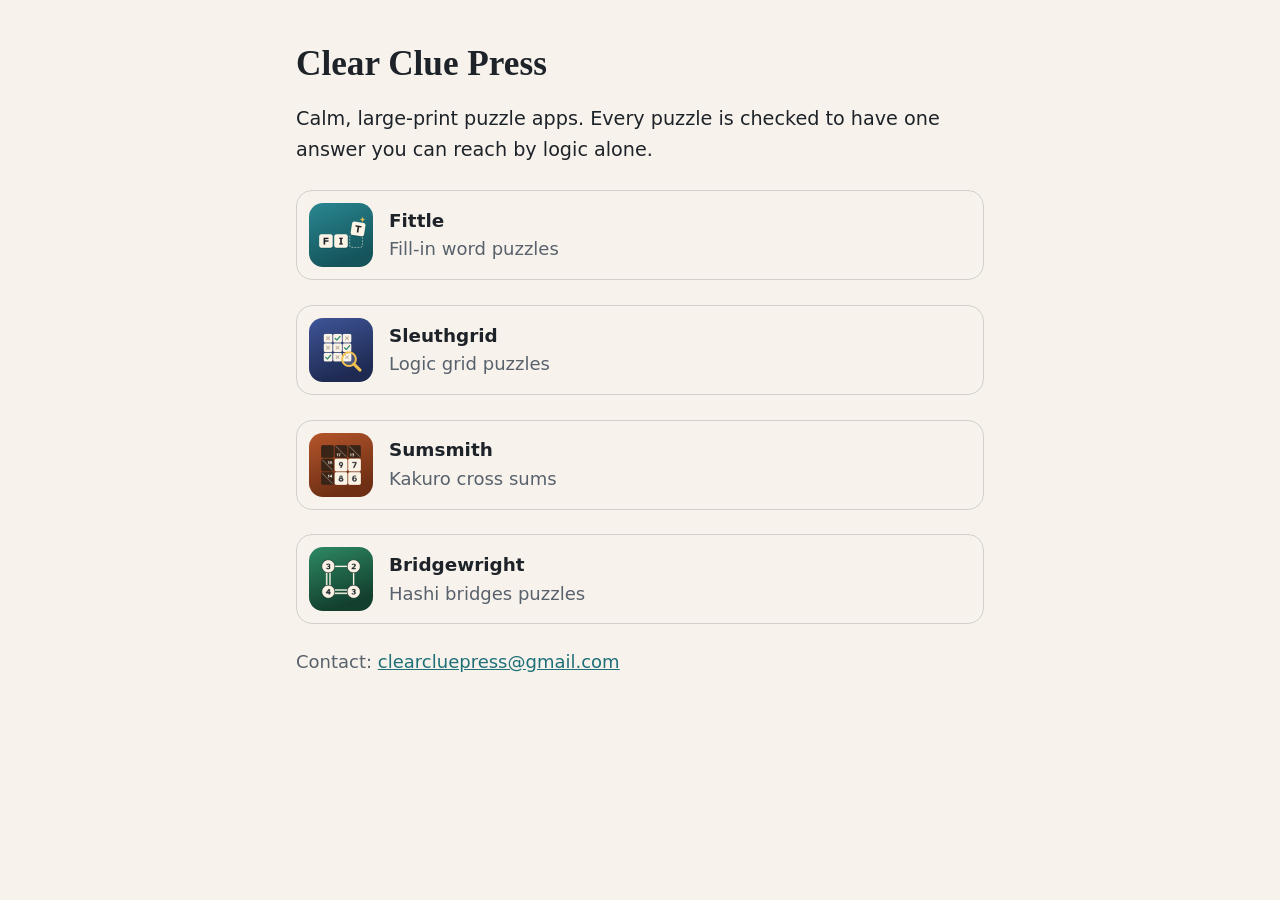
<file: index.html>
<!doctype html>
<html lang="en">
<head>
<meta charset="utf-8">
<meta name="viewport" content="width=device-width, initial-scale=1">
<title>Clear Clue Press: Puzzle Apps</title>
<meta name="description" content="Calm, large-print puzzle apps by Clear Clue Press. Every puzzle is solvable by logic, with no guessing.">
<link rel="stylesheet" href="fittle/style.css">
<style>
.apps { list-style: none; padding: 0; display: grid; gap: 14px; }
.apps a { display: flex; gap: 16px; align-items: center; text-decoration: none; color: inherit; padding: 12px; border-radius: 16px; border: 1px solid rgba(127,127,127,0.3); }
.apps img { border-radius: 14px; flex: none; }
.apps strong { display: block; font-size: 1.15rem; }
</style>
</head>
<body>
<main>
<h1>Clear Clue Press</h1>
<p class="lead">Calm, large-print puzzle apps. Every puzzle is checked to have one answer you can reach by logic alone.</p>
<ul class="apps">
<li><a href="fittle/"><img src="fittle/icon.png" alt="" width="64" height="64"><span><strong>Fittle</strong><span class="muted">Fill-in word puzzles</span></span></a></li>
<li><a href="sleuthgrid/"><img src="sleuthgrid/icon.png" alt="" width="64" height="64"><span><strong>Sleuthgrid</strong><span class="muted">Logic grid puzzles</span></span></a></li>
<li><a href="sumsmith/"><img src="sumsmith/icon.png" alt="" width="64" height="64"><span><strong>Sumsmith</strong><span class="muted">Kakuro cross sums</span></span></a></li>
<li><a href="bridgewright/"><img src="bridgewright/icon.png" alt="" width="64" height="64"><span><strong>Bridgewright</strong><span class="muted">Hashi bridges puzzles</span></span></a></li>
</ul>
<p class="muted">Contact: <a href="mailto:clearcluepress@gmail.com">clearcluepress@gmail.com</a></p>
</main>
</body>
</html>
</file>
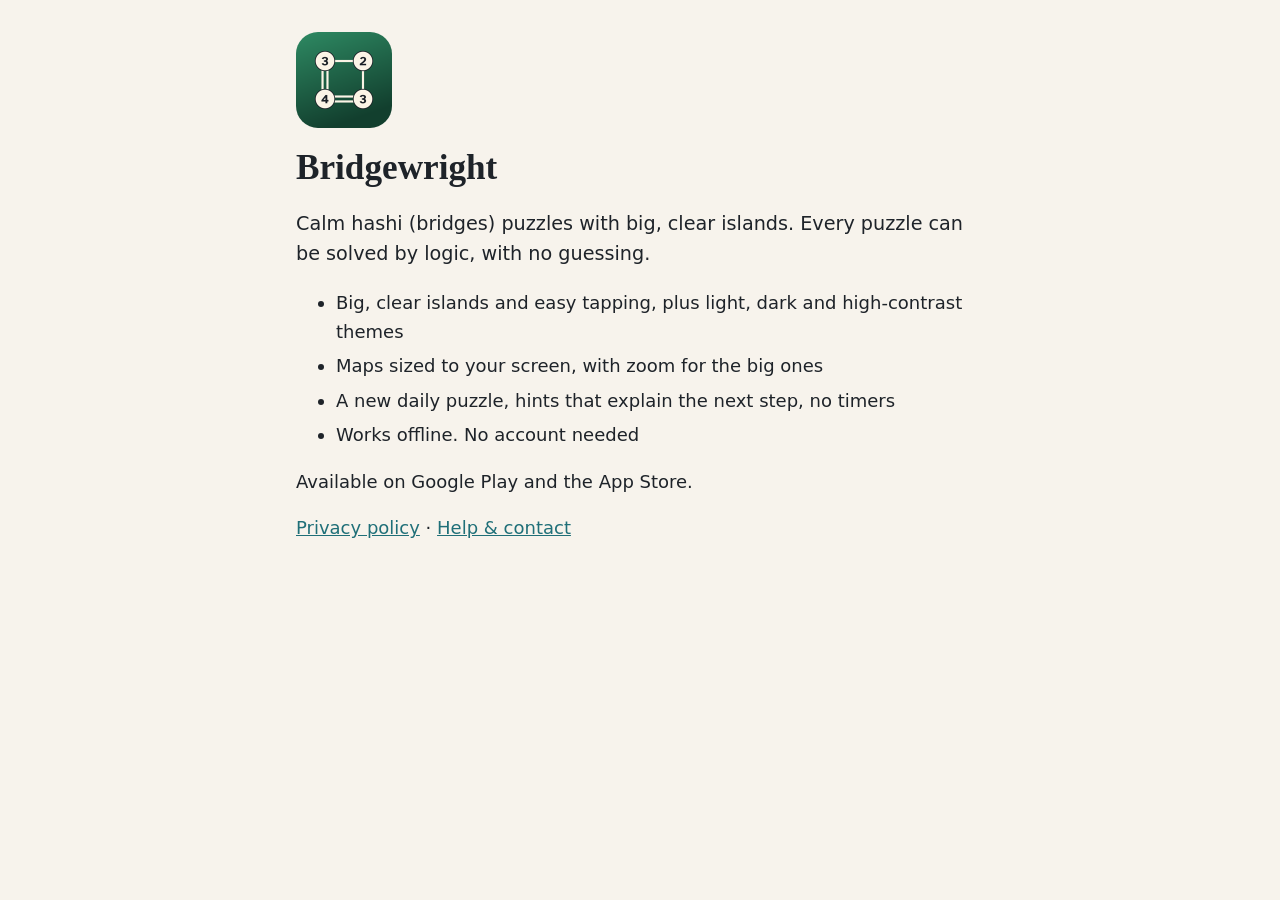
<file: bridgewright/index.html>
<!doctype html>
<html lang="en">
<head>
<meta charset="utf-8">
<meta name="viewport" content="width=device-width, initial-scale=1">
<title>Bridgewright: Hashi Bridges</title>
<meta name="description" content="Calm hashi (bridges) puzzles with big, clear islands. Every puzzle can be solved by logic, with no guessing.">
<link rel="stylesheet" href="style.css">
<link rel="icon" href="icon.png">
</head>
<body>
<main>
<img src="icon.png" alt="" width="96" height="96" class="icon">
<h1>Bridgewright</h1>
<p class="lead">Calm hashi (bridges) puzzles with big, clear islands. Every puzzle can be solved by logic, with no guessing.</p>
<ul>
<li>Big, clear islands and easy tapping, plus light, dark and high-contrast themes</li>
<li>Maps sized to your screen, with zoom for the big ones</li>
<li>A new daily puzzle, hints that explain the next step, no timers</li>
<li>Works offline. No account needed</li>
</ul>
<p>Available on Google Play and the App Store.</p>
<p><a href="privacy.html">Privacy policy</a> · <a href="support.html">Help &amp; contact</a></p>
</main>
</body>
</html>
</file>
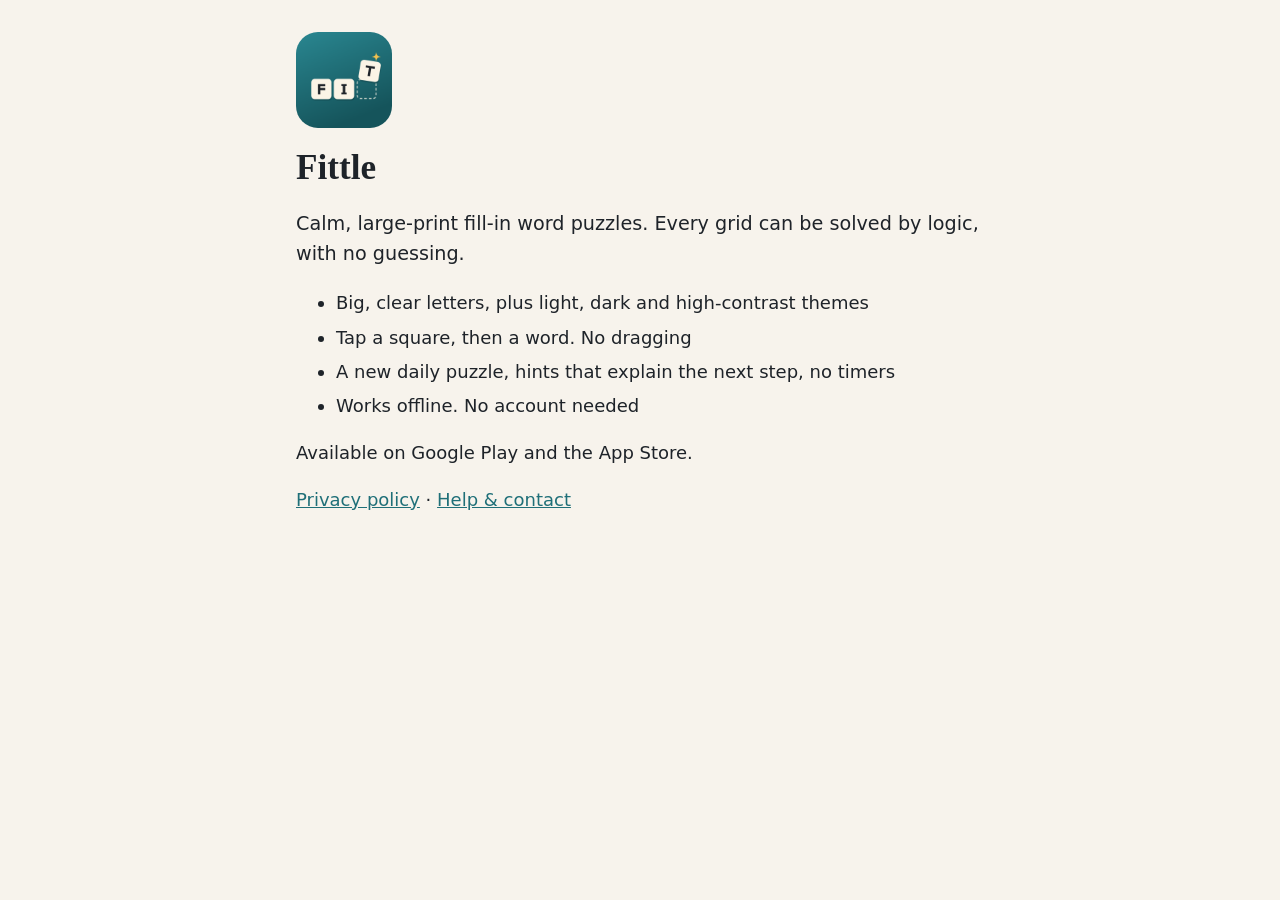
<file: fittle/index.html>
<!doctype html>
<html lang="en">
<head>
<meta charset="utf-8">
<meta name="viewport" content="width=device-width, initial-scale=1">
<title>Fittle: Fill-In Word Puzzles</title>
<meta name="description" content="Calm, large-print fill-in word puzzles. Every grid can be solved by logic, with no guessing.">
<link rel="stylesheet" href="style.css">
<link rel="icon" href="icon.png">
</head>
<body>
<main>
<img src="icon.png" alt="" width="96" height="96" class="icon">
<h1>Fittle</h1>
<p class="lead">Calm, large-print fill-in word puzzles. Every grid can be solved by logic, with no guessing.</p>
<ul>
<li>Big, clear letters, plus light, dark and high-contrast themes</li>
<li>Tap a square, then a word. No dragging</li>
<li>A new daily puzzle, hints that explain the next step, no timers</li>
<li>Works offline. No account needed</li>
</ul>
<p>Available on Google Play and the App Store.</p>
<p><a href="privacy.html">Privacy policy</a> · <a href="support.html">Help &amp; contact</a></p>
</main>
</body>
</html>
</file>
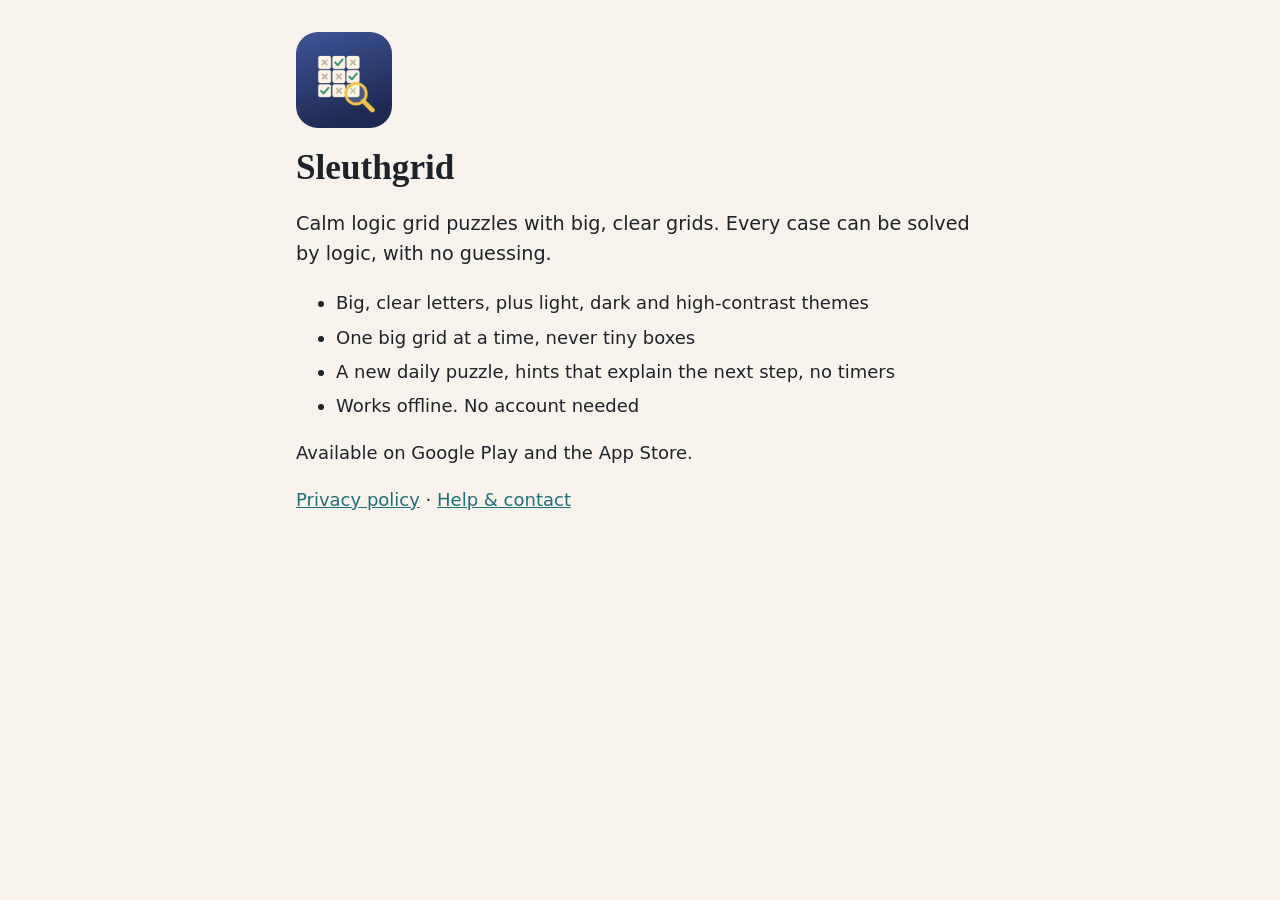
<file: sleuthgrid/index.html>
<!doctype html>
<html lang="en">
<head>
<meta charset="utf-8">
<meta name="viewport" content="width=device-width, initial-scale=1">
<title>Sleuthgrid: Logic Grid Puzzles</title>
<meta name="description" content="Calm logic grid puzzles with big, clear grids. Every case can be solved by logic, with no guessing.">
<link rel="stylesheet" href="style.css">
<link rel="icon" href="icon.png">
</head>
<body>
<main>
<img src="icon.png" alt="" width="96" height="96" class="icon">
<h1>Sleuthgrid</h1>
<p class="lead">Calm logic grid puzzles with big, clear grids. Every case can be solved by logic, with no guessing.</p>
<ul>
<li>Big, clear letters, plus light, dark and high-contrast themes</li>
<li>One big grid at a time, never tiny boxes</li>
<li>A new daily puzzle, hints that explain the next step, no timers</li>
<li>Works offline. No account needed</li>
</ul>
<p>Available on Google Play and the App Store.</p>
<p><a href="privacy.html">Privacy policy</a> · <a href="support.html">Help &amp; contact</a></p>
</main>
</body>
</html>
</file>
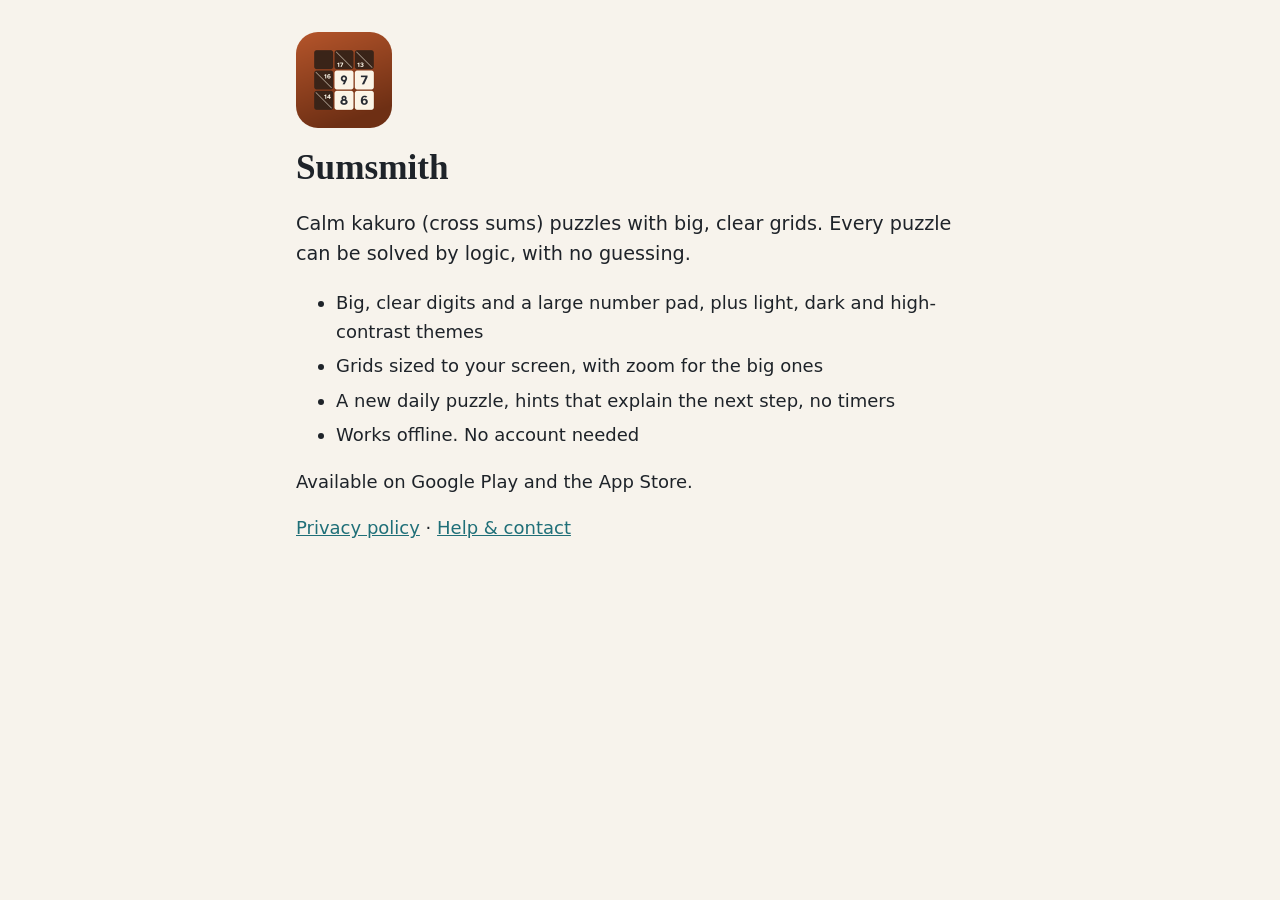
<file: sumsmith/index.html>
<!doctype html>
<html lang="en">
<head>
<meta charset="utf-8">
<meta name="viewport" content="width=device-width, initial-scale=1">
<title>Sumsmith: Kakuro Cross Sums</title>
<meta name="description" content="Calm kakuro (cross sums) puzzles with big, clear grids. Every puzzle can be solved by logic, with no guessing.">
<link rel="stylesheet" href="style.css">
<link rel="icon" href="icon.png">
</head>
<body>
<main>
<img src="icon.png" alt="" width="96" height="96" class="icon">
<h1>Sumsmith</h1>
<p class="lead">Calm kakuro (cross sums) puzzles with big, clear grids. Every puzzle can be solved by logic, with no guessing.</p>
<ul>
<li>Big, clear digits and a large number pad, plus light, dark and high-contrast themes</li>
<li>Grids sized to your screen, with zoom for the big ones</li>
<li>A new daily puzzle, hints that explain the next step, no timers</li>
<li>Works offline. No account needed</li>
</ul>
<p>Available on Google Play and the App Store.</p>
<p><a href="privacy.html">Privacy policy</a> · <a href="support.html">Help &amp; contact</a></p>
</main>
</body>
</html>
</file>
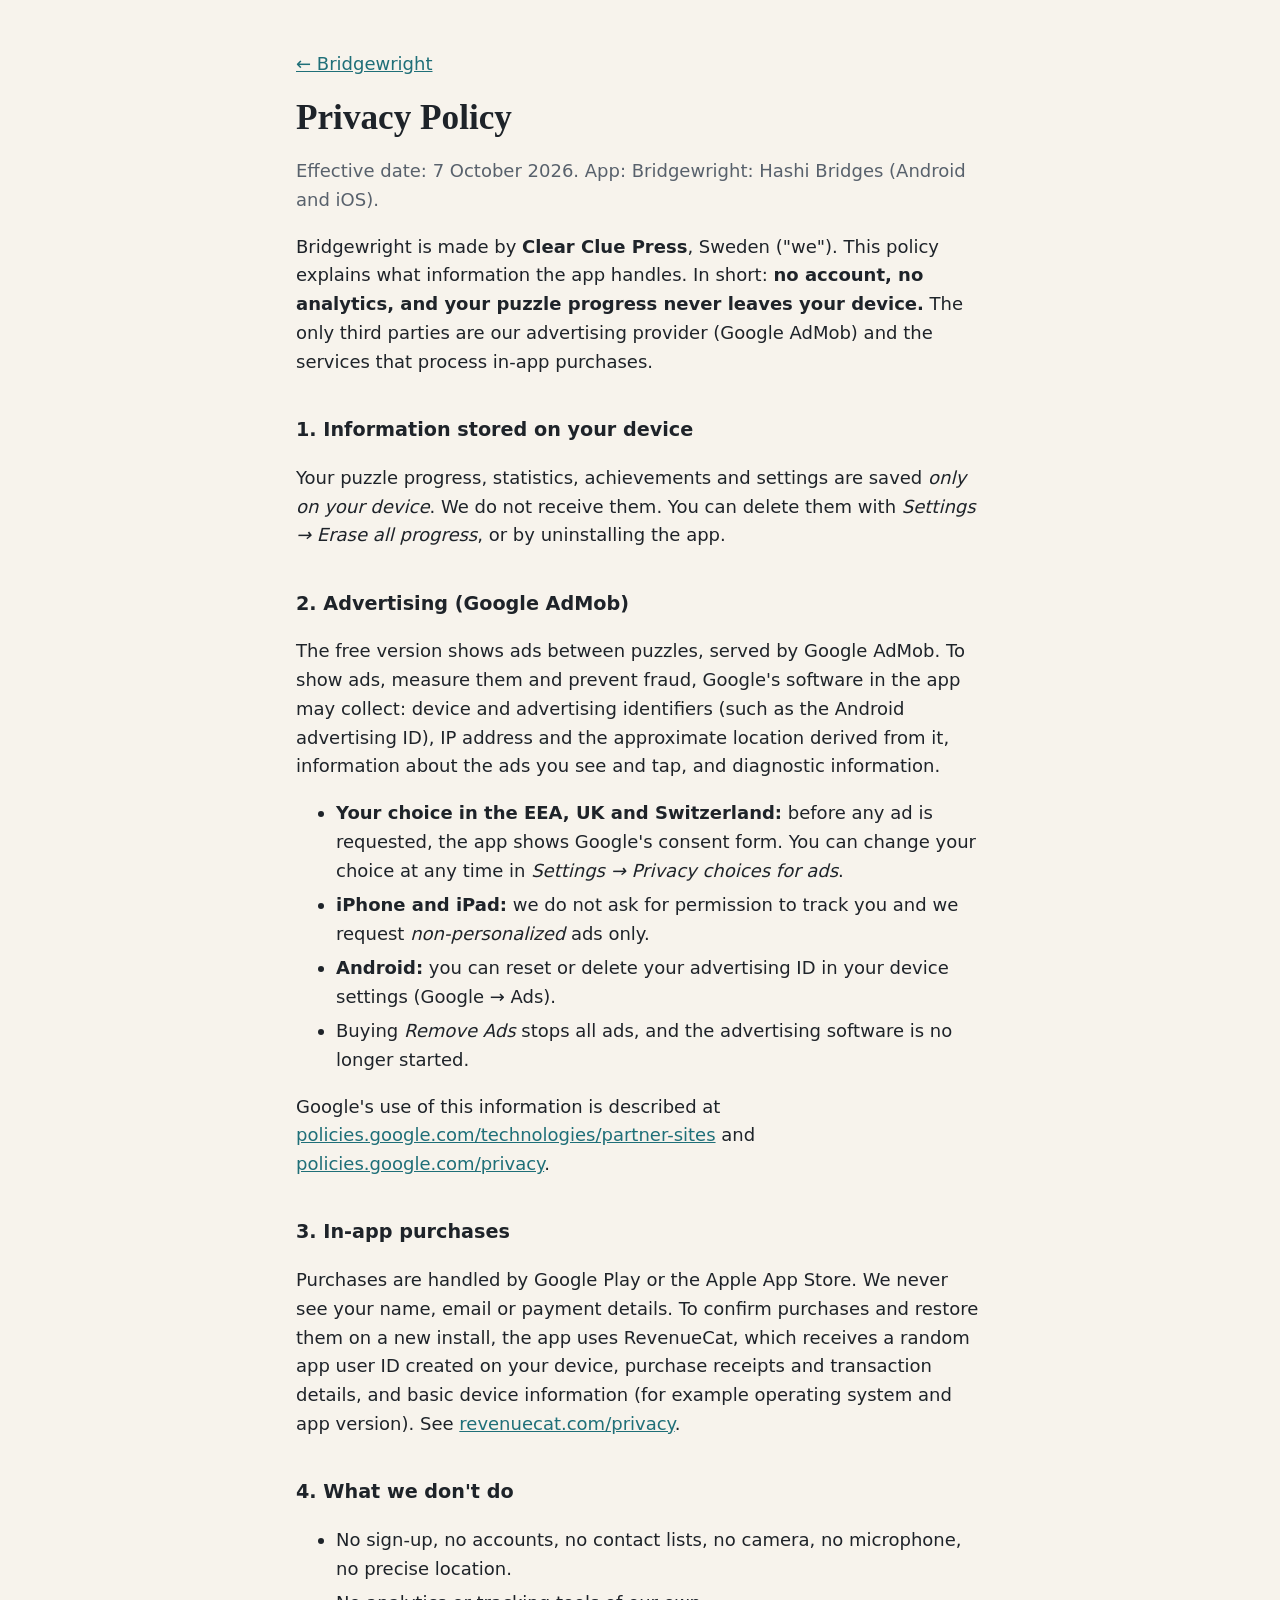
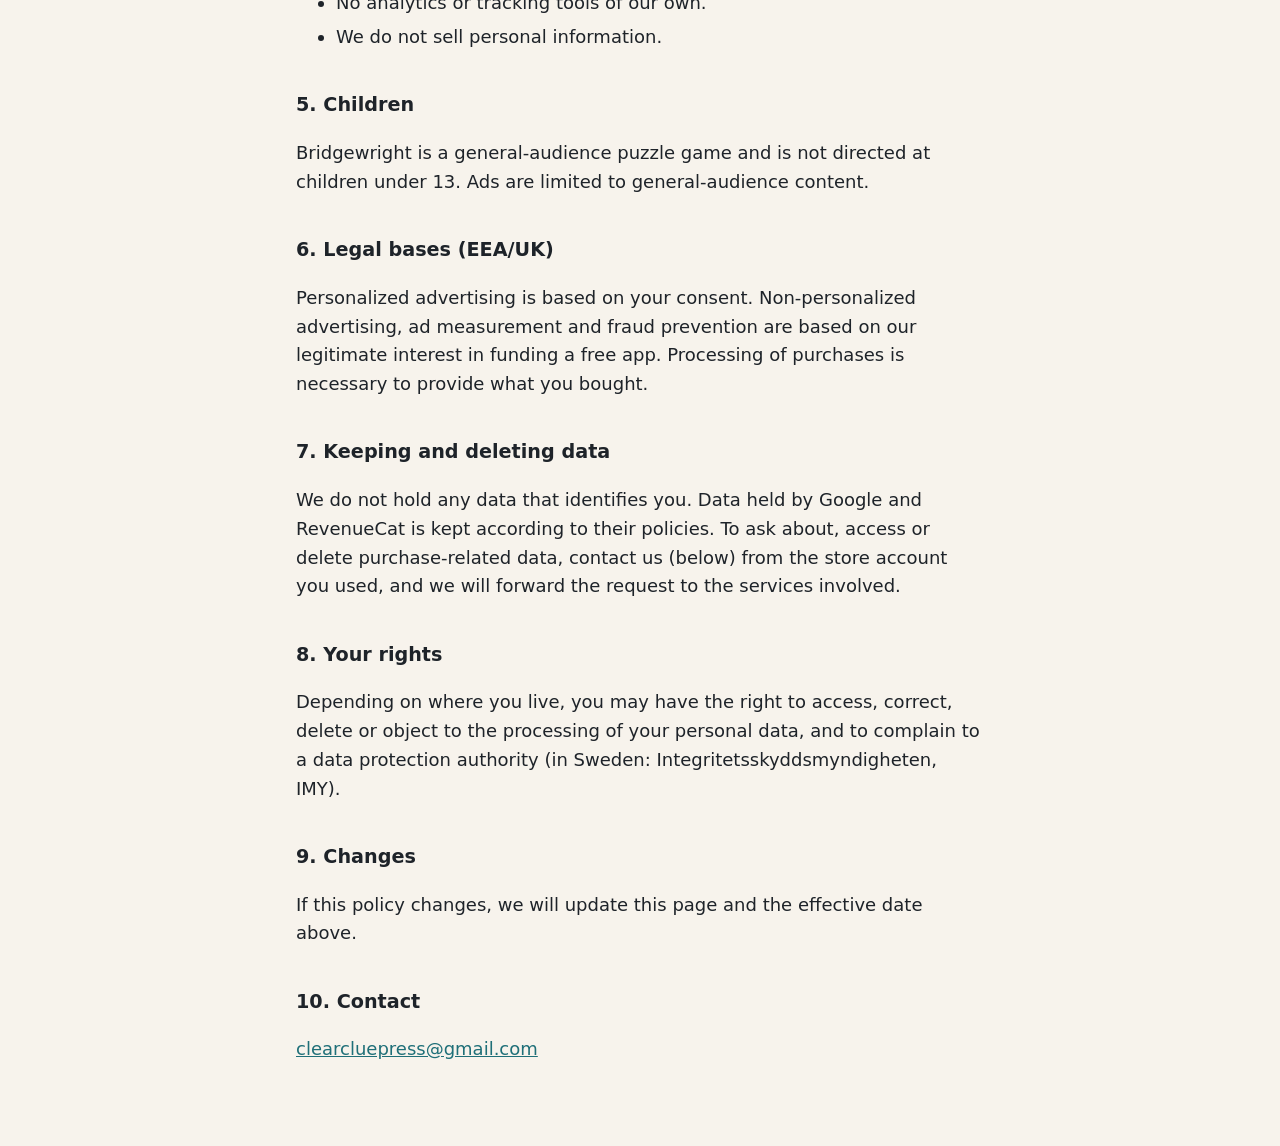
<file: bridgewright/privacy.html>
<!doctype html>
<html lang="en">
<head>
<meta charset="utf-8">
<meta name="viewport" content="width=device-width, initial-scale=1">
<title>Bridgewright: Privacy Policy</title>
<link rel="stylesheet" href="style.css">
</head>
<body>
<main>
<p><a href="index.html">← Bridgewright</a></p>
<h1>Privacy Policy</h1>
<p class="muted">Effective date: 7 October 2026. App: Bridgewright: Hashi Bridges (Android and iOS).</p>

<p>Bridgewright is made by <strong>Clear Clue Press</strong>, Sweden ("we"). This policy explains what information the app handles. In short:
<strong>no account, no analytics, and your puzzle progress never leaves your device.</strong> The only third parties are
our advertising provider (Google AdMob) and the services that process in-app purchases.</p>

<h2>1. Information stored on your device</h2>
<p>Your puzzle progress, statistics, achievements and settings are saved <em>only on your device</em>. We do not receive them.
You can delete them with <em>Settings → Erase all progress</em>, or by uninstalling the app.</p>

<h2>2. Advertising (Google AdMob)</h2>
<p>The free version shows ads between puzzles, served by Google AdMob. To show ads, measure them and prevent fraud, Google's
software in the app may collect: device and advertising identifiers (such as the Android advertising ID), IP address and the
approximate location derived from it, information about the ads you see and tap, and diagnostic information.</p>
<ul>
<li><strong>Your choice in the EEA, UK and Switzerland:</strong> before any ad is requested, the app shows Google's consent form.
You can change your choice at any time in <em>Settings → Privacy choices for ads</em>.</li>
<li><strong>iPhone and iPad:</strong> we do not ask for permission to track you and we request <em>non-personalized</em> ads only.</li>
<li><strong>Android:</strong> you can reset or delete your advertising ID in your device settings (Google → Ads).</li>
<li>Buying <em>Remove Ads</em> stops all ads, and the advertising software is no longer started.</li>
</ul>
<p>Google's use of this information is described at
<a href="https://policies.google.com/technologies/partner-sites">policies.google.com/technologies/partner-sites</a>
and <a href="https://policies.google.com/privacy">policies.google.com/privacy</a>.</p>

<h2>3. In-app purchases</h2>
<p>Purchases are handled by Google Play or the Apple App Store. We never see your name, email or payment details. To confirm
purchases and restore them on a new install, the app uses RevenueCat, which receives a random app user ID created on your
device, purchase receipts and transaction details, and basic device information (for example operating system and app version).
See <a href="https://www.revenuecat.com/privacy">revenuecat.com/privacy</a>.</p>

<h2>4. What we don't do</h2>
<ul>
<li>No sign-up, no accounts, no contact lists, no camera, no microphone, no precise location.</li>
<li>No analytics or tracking tools of our own.</li>
<li>We do not sell personal information.</li>
</ul>

<h2>5. Children</h2>
<p>Bridgewright is a general-audience puzzle game and is not directed at children under 13. Ads are limited to general-audience content.</p>

<h2>6. Legal bases (EEA/UK)</h2>
<p>Personalized advertising is based on your consent. Non-personalized advertising, ad measurement and fraud prevention are based
on our legitimate interest in funding a free app. Processing of purchases is necessary to provide what you bought.</p>

<h2>7. Keeping and deleting data</h2>
<p>We do not hold any data that identifies you. Data held by Google and RevenueCat is kept according to their policies. To ask about,
access or delete purchase-related data, contact us (below) from the store account you used, and we will forward the request to the
services involved.</p>

<h2>8. Your rights</h2>
<p>Depending on where you live, you may have the right to access, correct, delete or object to the processing of your personal data,
and to complain to a data protection authority (in Sweden: Integritetsskyddsmyndigheten, IMY).</p>

<h2>9. Changes</h2>
<p>If this policy changes, we will update this page and the effective date above.</p>

<h2>10. Contact</h2>
<p><a href="mailto:clearcluepress@gmail.com">clearcluepress@gmail.com</a></p>
</main>
</body>
</html>
</file>
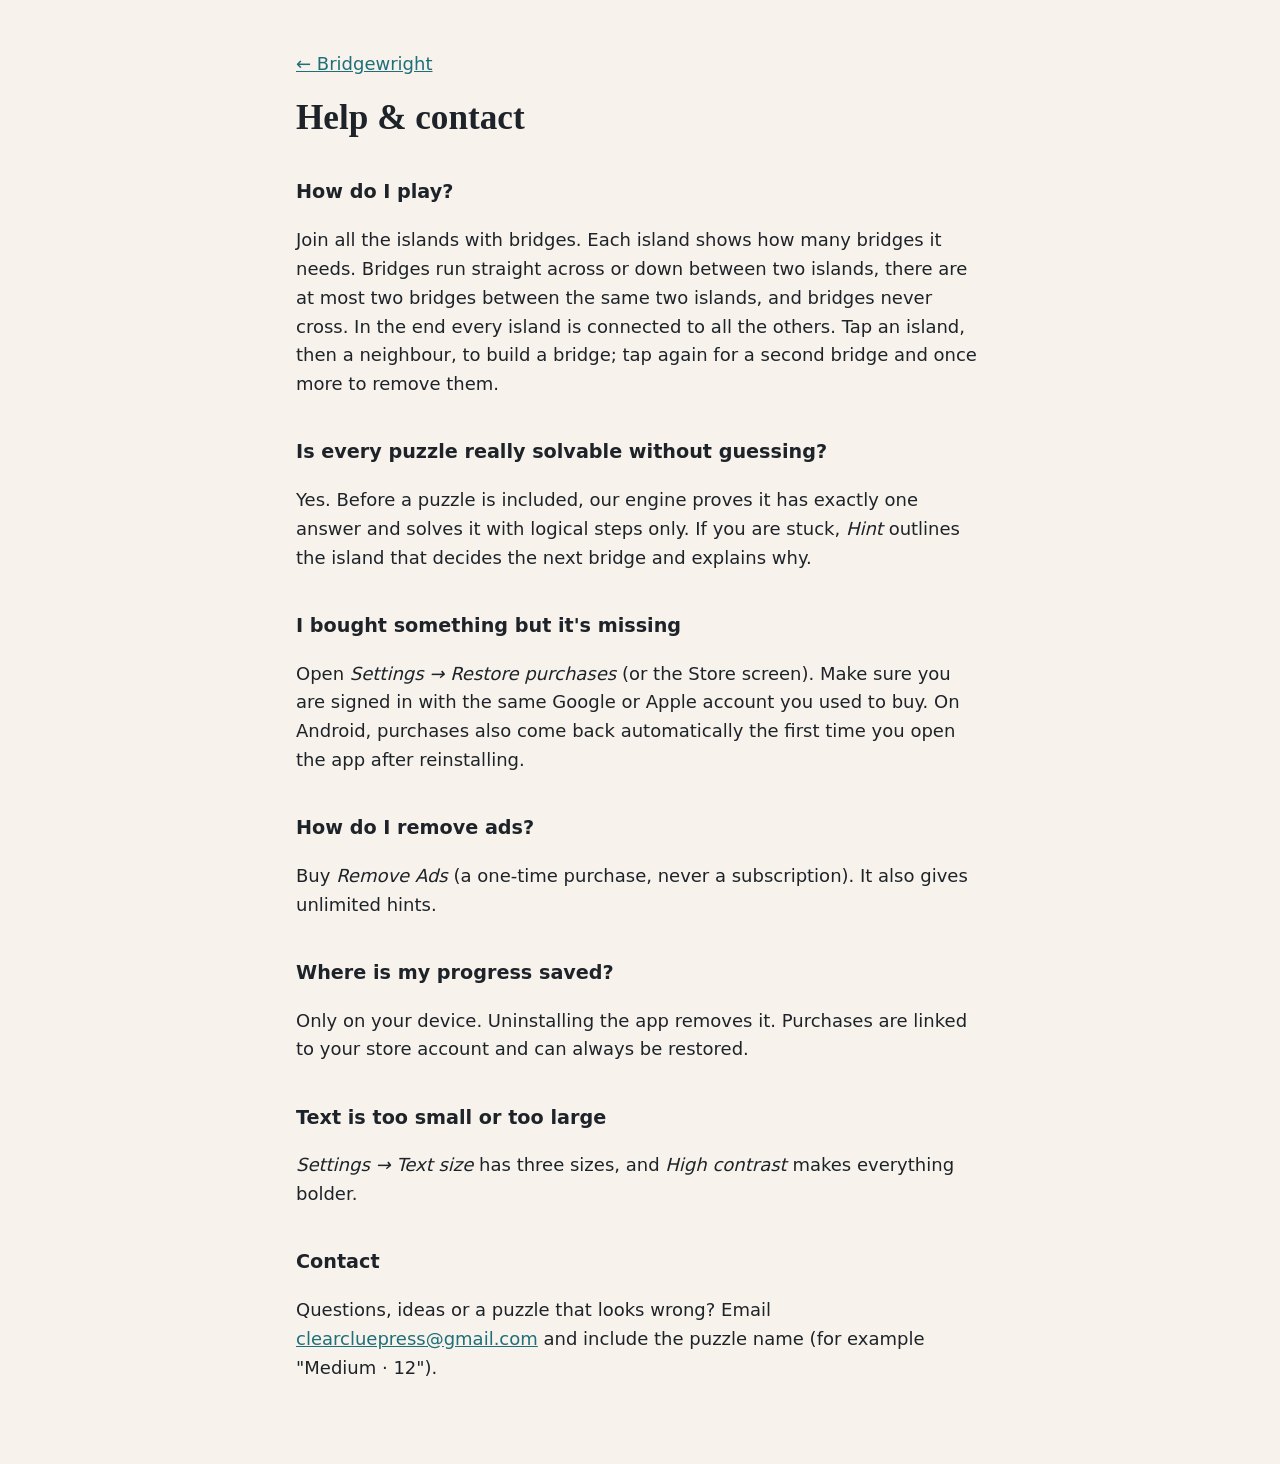
<file: bridgewright/support.html>
<!doctype html>
<html lang="en">
<head>
<meta charset="utf-8">
<meta name="viewport" content="width=device-width, initial-scale=1">
<title>Bridgewright: Help &amp; Contact</title>
<link rel="stylesheet" href="style.css">
</head>
<body>
<main>
<p><a href="index.html">← Bridgewright</a></p>
<h1>Help &amp; contact</h1>

<h2>How do I play?</h2>
<p>Join all the islands with bridges. Each island shows how many bridges it needs. Bridges run straight across or down between two islands, there are at most two bridges between the same two islands, and bridges never cross. In the end every island is connected to all the others. Tap an island, then a neighbour, to build a bridge; tap again for a second bridge and once more to remove them.</p>

<h2>Is every puzzle really solvable without guessing?</h2>
<p>Yes. Before a puzzle is included, our engine proves it has exactly one answer and solves it with logical steps only. If you
are stuck, <em>Hint</em> outlines the island that decides the next bridge and explains why.</p>

<h2>I bought something but it's missing</h2>
<p>Open <em>Settings → Restore purchases</em> (or the Store screen). Make sure you are signed in with the same Google or Apple
account you used to buy. On Android, purchases also come back automatically the first time you open the app after reinstalling.</p>

<h2>How do I remove ads?</h2>
<p>Buy <em>Remove Ads</em> (a one-time purchase, never a subscription). It also gives unlimited hints.</p>

<h2>Where is my progress saved?</h2>
<p>Only on your device. Uninstalling the app removes it. Purchases are linked to your store account and can always be restored.</p>

<h2>Text is too small or too large</h2>
<p><em>Settings → Text size</em> has three sizes, and <em>High contrast</em> makes everything bolder.</p>

<h2>Contact</h2>
<p>Questions, ideas or a puzzle that looks wrong? Email <a href="mailto:clearcluepress@gmail.com">clearcluepress@gmail.com</a> and include the puzzle name (for example "Medium · 12").</p>
</main>
</body>
</html>
</file>
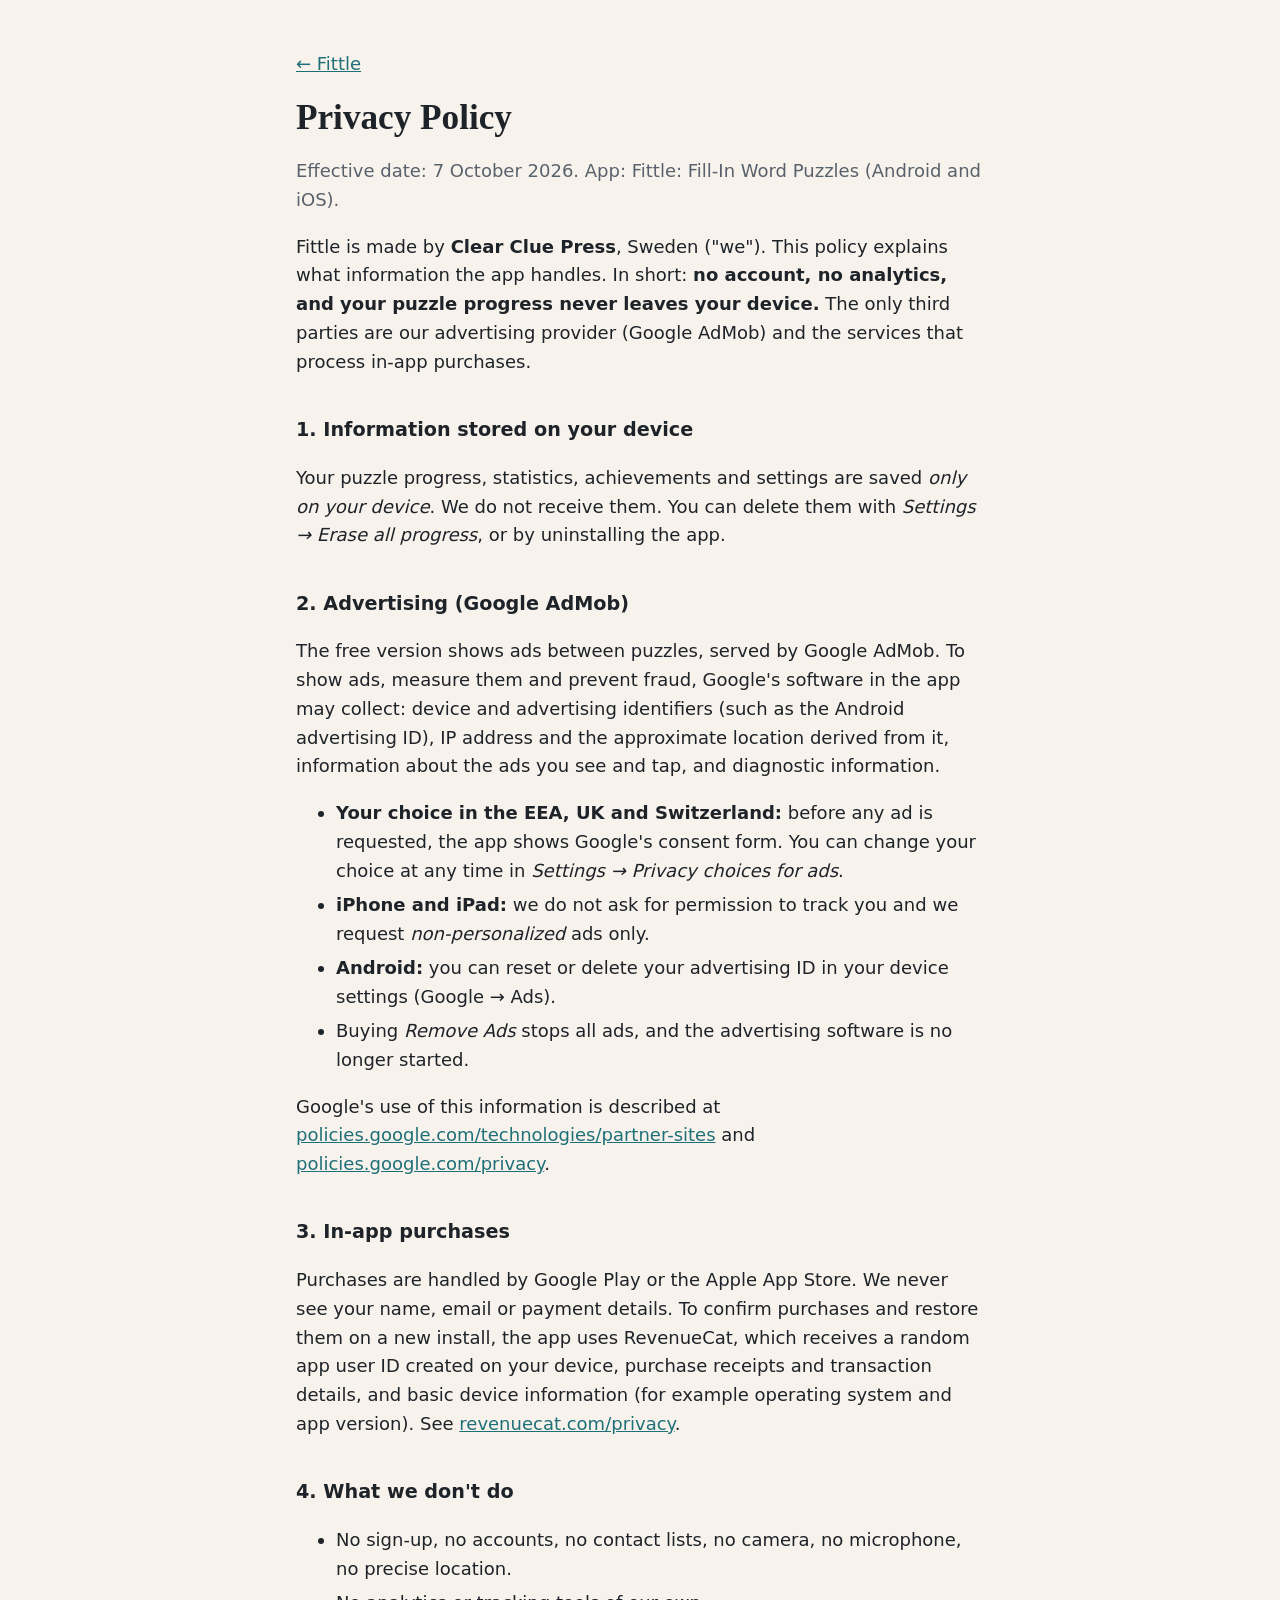
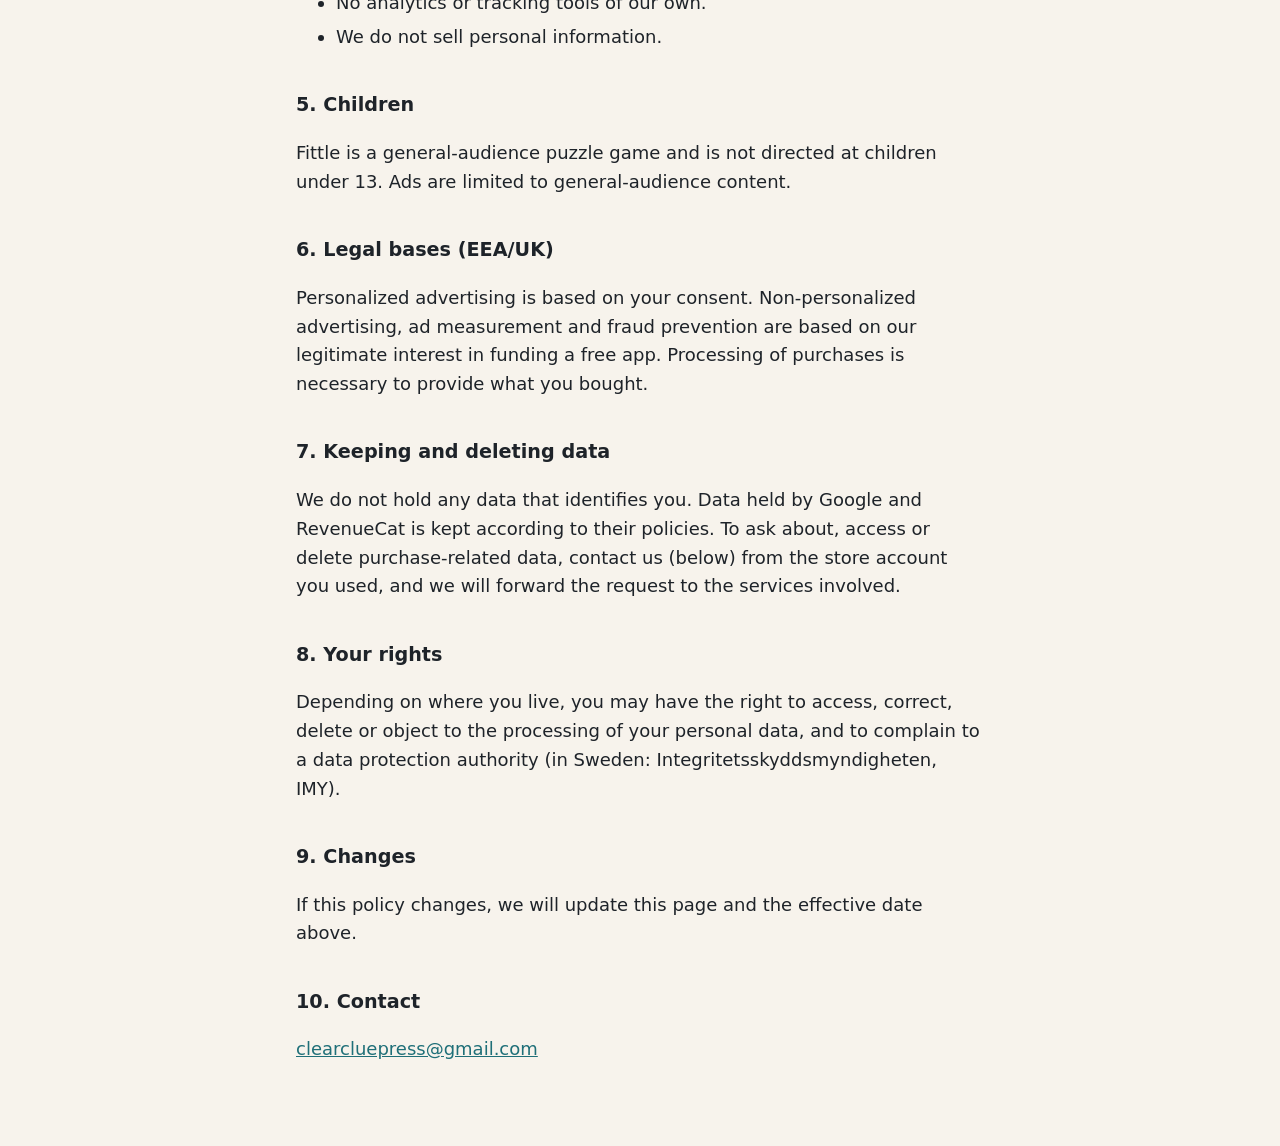
<file: fittle/privacy.html>
<!doctype html>
<html lang="en">
<head>
<meta charset="utf-8">
<meta name="viewport" content="width=device-width, initial-scale=1">
<title>Fittle: Privacy Policy</title>
<link rel="stylesheet" href="style.css">
</head>
<body>
<main>
<p><a href="index.html">← Fittle</a></p>
<h1>Privacy Policy</h1>
<p class="muted">Effective date: 7 October 2026. App: Fittle: Fill-In Word Puzzles (Android and iOS).</p>

<p>Fittle is made by <strong>Clear Clue Press</strong>, Sweden ("we"). This policy explains what information the app handles. In short:
<strong>no account, no analytics, and your puzzle progress never leaves your device.</strong> The only third parties are
our advertising provider (Google AdMob) and the services that process in-app purchases.</p>

<h2>1. Information stored on your device</h2>
<p>Your puzzle progress, statistics, achievements and settings are saved <em>only on your device</em>. We do not receive them.
You can delete them with <em>Settings → Erase all progress</em>, or by uninstalling the app.</p>

<h2>2. Advertising (Google AdMob)</h2>
<p>The free version shows ads between puzzles, served by Google AdMob. To show ads, measure them and prevent fraud, Google's
software in the app may collect: device and advertising identifiers (such as the Android advertising ID), IP address and the
approximate location derived from it, information about the ads you see and tap, and diagnostic information.</p>
<ul>
<li><strong>Your choice in the EEA, UK and Switzerland:</strong> before any ad is requested, the app shows Google's consent form.
You can change your choice at any time in <em>Settings → Privacy choices for ads</em>.</li>
<li><strong>iPhone and iPad:</strong> we do not ask for permission to track you and we request <em>non-personalized</em> ads only.</li>
<li><strong>Android:</strong> you can reset or delete your advertising ID in your device settings (Google → Ads).</li>
<li>Buying <em>Remove Ads</em> stops all ads, and the advertising software is no longer started.</li>
</ul>
<p>Google's use of this information is described at
<a href="https://policies.google.com/technologies/partner-sites">policies.google.com/technologies/partner-sites</a>
and <a href="https://policies.google.com/privacy">policies.google.com/privacy</a>.</p>

<h2>3. In-app purchases</h2>
<p>Purchases are handled by Google Play or the Apple App Store. We never see your name, email or payment details. To confirm
purchases and restore them on a new install, the app uses RevenueCat, which receives a random app user ID created on your
device, purchase receipts and transaction details, and basic device information (for example operating system and app version).
See <a href="https://www.revenuecat.com/privacy">revenuecat.com/privacy</a>.</p>

<h2>4. What we don't do</h2>
<ul>
<li>No sign-up, no accounts, no contact lists, no camera, no microphone, no precise location.</li>
<li>No analytics or tracking tools of our own.</li>
<li>We do not sell personal information.</li>
</ul>

<h2>5. Children</h2>
<p>Fittle is a general-audience puzzle game and is not directed at children under 13. Ads are limited to general-audience content.</p>

<h2>6. Legal bases (EEA/UK)</h2>
<p>Personalized advertising is based on your consent. Non-personalized advertising, ad measurement and fraud prevention are based
on our legitimate interest in funding a free app. Processing of purchases is necessary to provide what you bought.</p>

<h2>7. Keeping and deleting data</h2>
<p>We do not hold any data that identifies you. Data held by Google and RevenueCat is kept according to their policies. To ask about,
access or delete purchase-related data, contact us (below) from the store account you used, and we will forward the request to the
services involved.</p>

<h2>8. Your rights</h2>
<p>Depending on where you live, you may have the right to access, correct, delete or object to the processing of your personal data,
and to complain to a data protection authority (in Sweden: Integritetsskyddsmyndigheten, IMY).</p>

<h2>9. Changes</h2>
<p>If this policy changes, we will update this page and the effective date above.</p>

<h2>10. Contact</h2>
<p><a href="mailto:clearcluepress@gmail.com">clearcluepress@gmail.com</a></p>
</main>
</body>
</html>
</file>
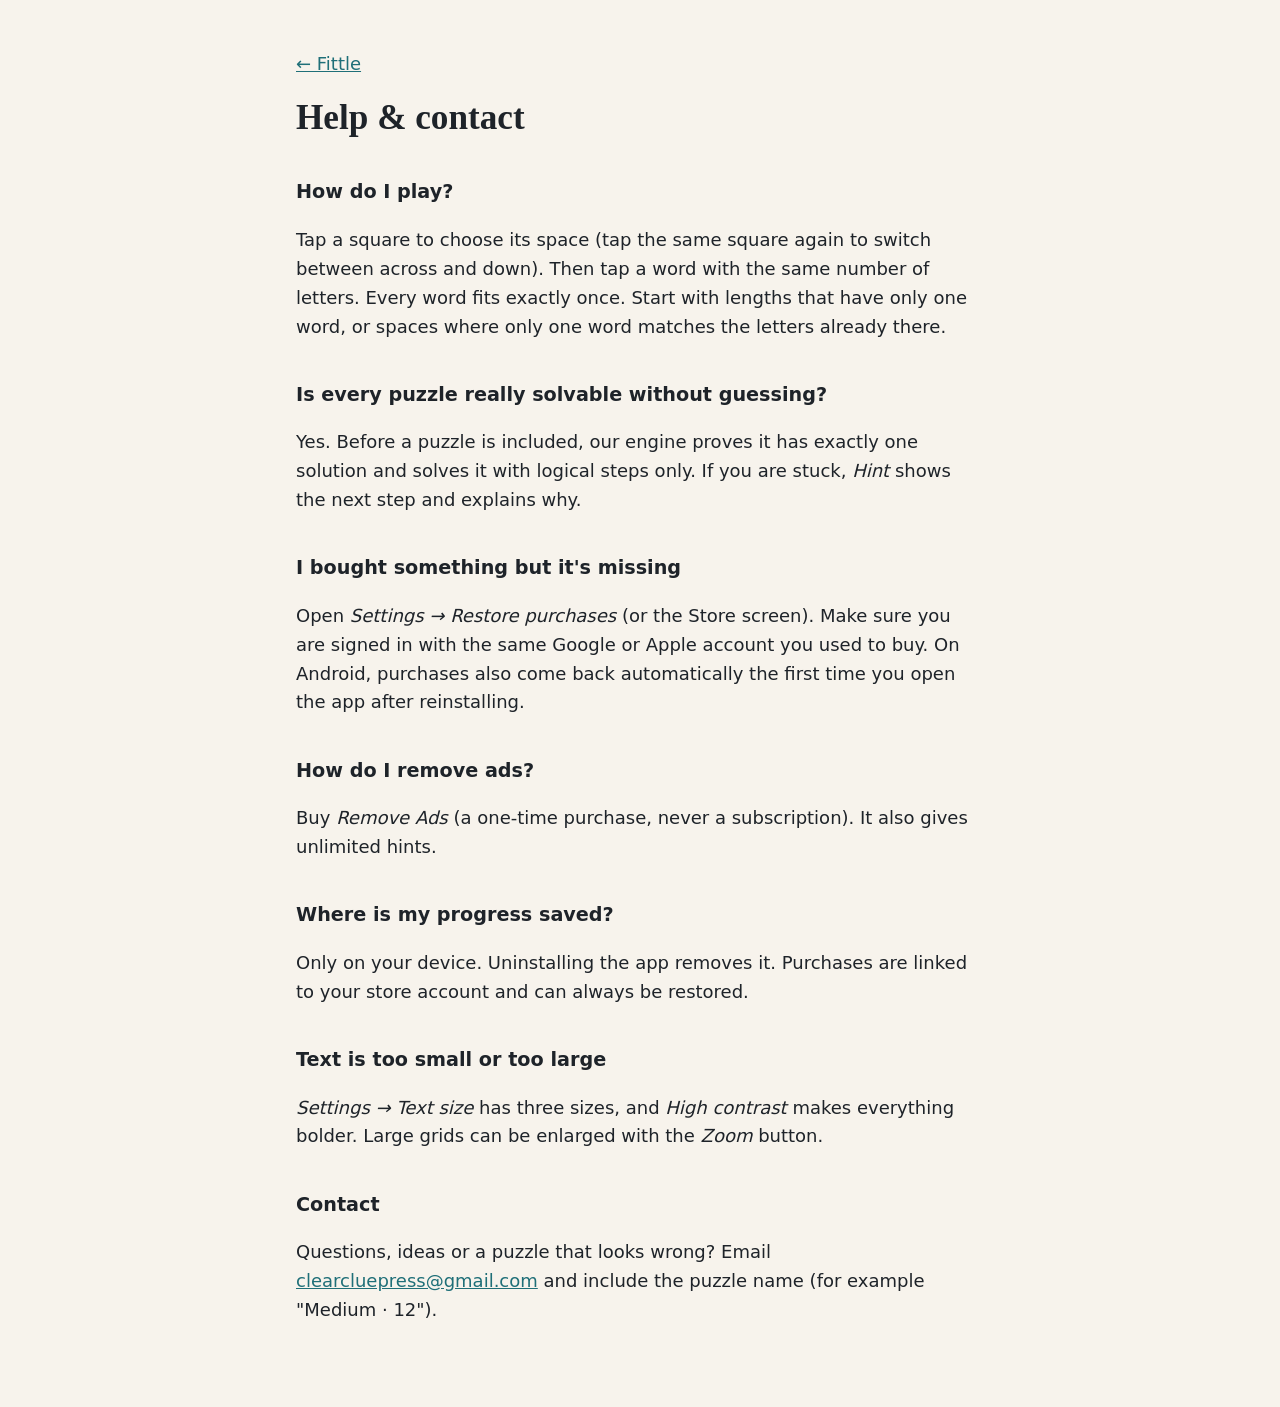
<file: fittle/support.html>
<!doctype html>
<html lang="en">
<head>
<meta charset="utf-8">
<meta name="viewport" content="width=device-width, initial-scale=1">
<title>Fittle: Help &amp; Contact</title>
<link rel="stylesheet" href="style.css">
</head>
<body>
<main>
<p><a href="index.html">← Fittle</a></p>
<h1>Help &amp; contact</h1>

<h2>How do I play?</h2>
<p>Tap a square to choose its space (tap the same square again to switch between across and down). Then tap a word with the same
number of letters. Every word fits exactly once. Start with lengths that have only one word, or spaces where only one word matches
the letters already there.</p>

<h2>Is every puzzle really solvable without guessing?</h2>
<p>Yes. Before a puzzle is included, our engine proves it has exactly one solution and solves it with logical steps only. If you
are stuck, <em>Hint</em> shows the next step and explains why.</p>

<h2>I bought something but it's missing</h2>
<p>Open <em>Settings → Restore purchases</em> (or the Store screen). Make sure you are signed in with the same Google or Apple
account you used to buy. On Android, purchases also come back automatically the first time you open the app after reinstalling.</p>

<h2>How do I remove ads?</h2>
<p>Buy <em>Remove Ads</em> (a one-time purchase, never a subscription). It also gives unlimited hints.</p>

<h2>Where is my progress saved?</h2>
<p>Only on your device. Uninstalling the app removes it. Purchases are linked to your store account and can always be restored.</p>

<h2>Text is too small or too large</h2>
<p><em>Settings → Text size</em> has three sizes, and <em>High contrast</em> makes everything bolder. Large grids can be enlarged
with the <em>Zoom</em> button.</p>

<h2>Contact</h2>
<p>Questions, ideas or a puzzle that looks wrong? Email <a href="mailto:clearcluepress@gmail.com">clearcluepress@gmail.com</a> and include the puzzle name (for example "Medium · 12").</p>
</main>
</body>
</html>
</file>
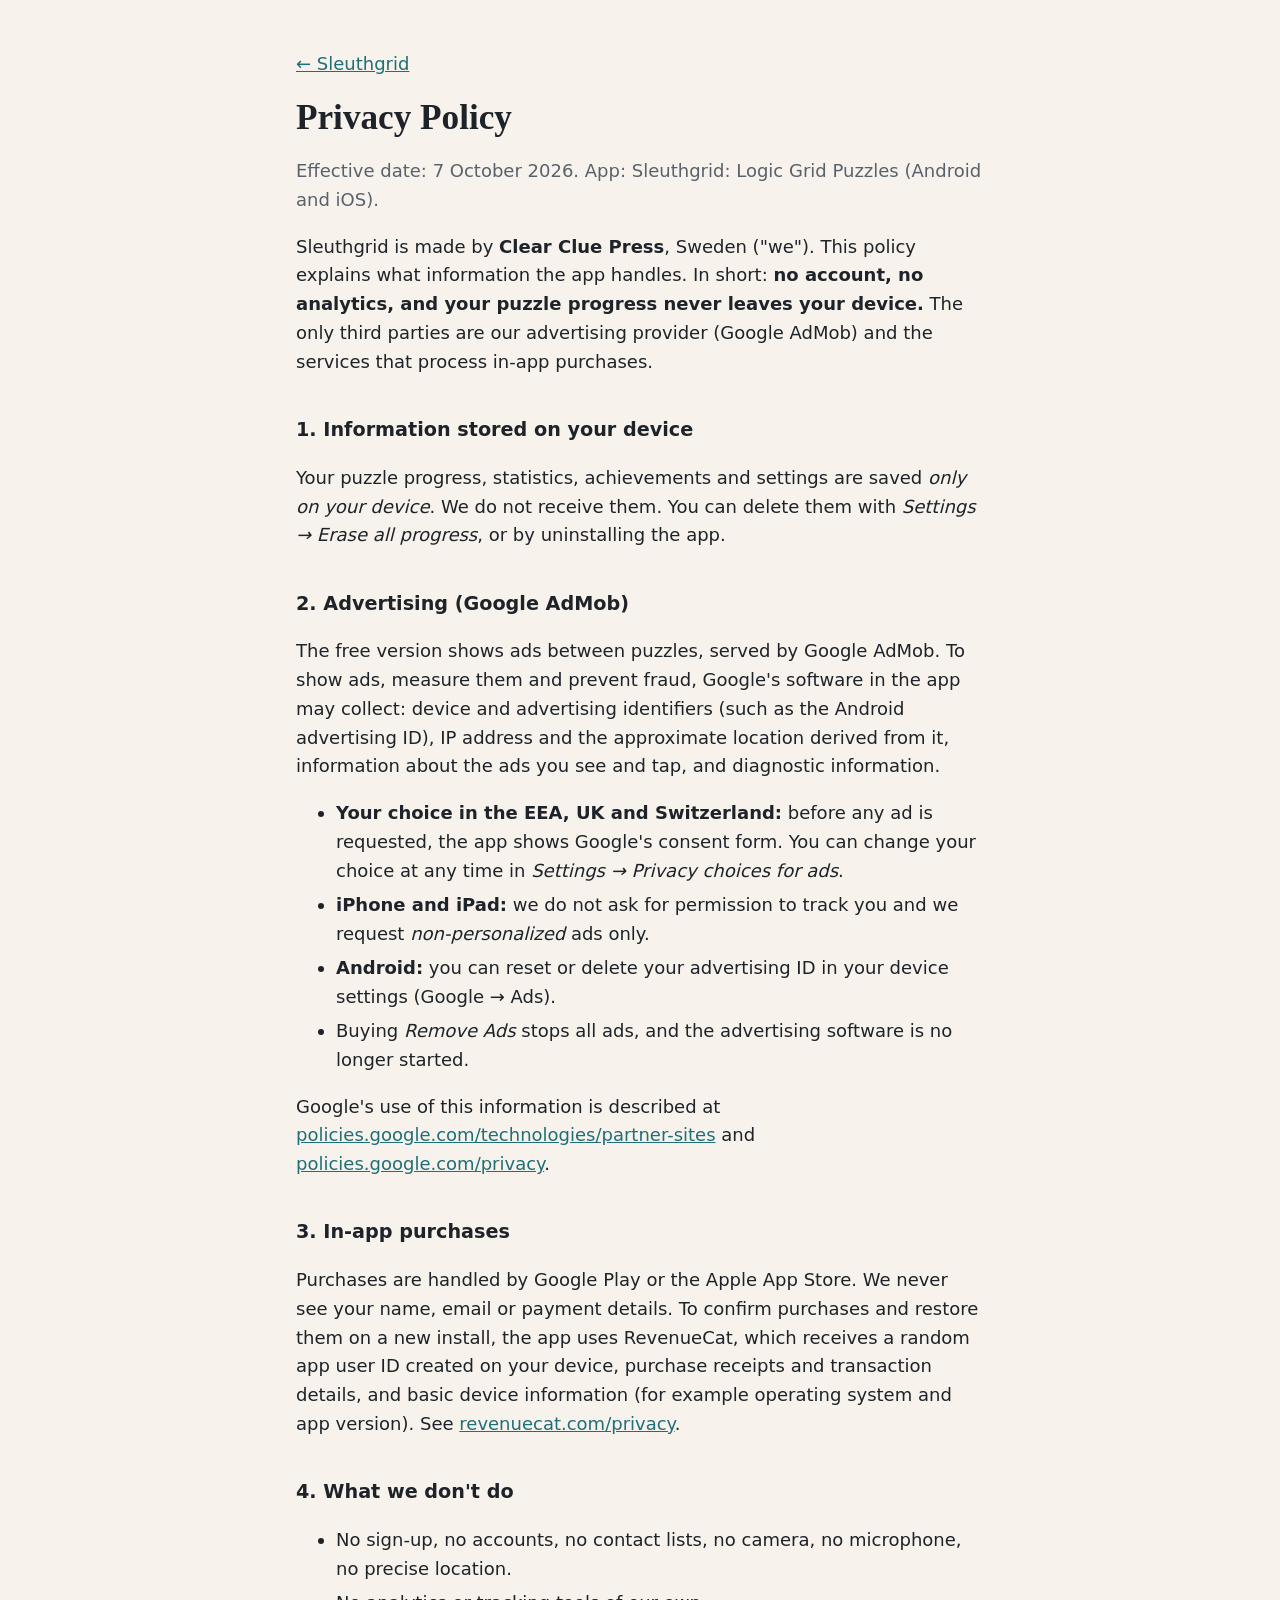
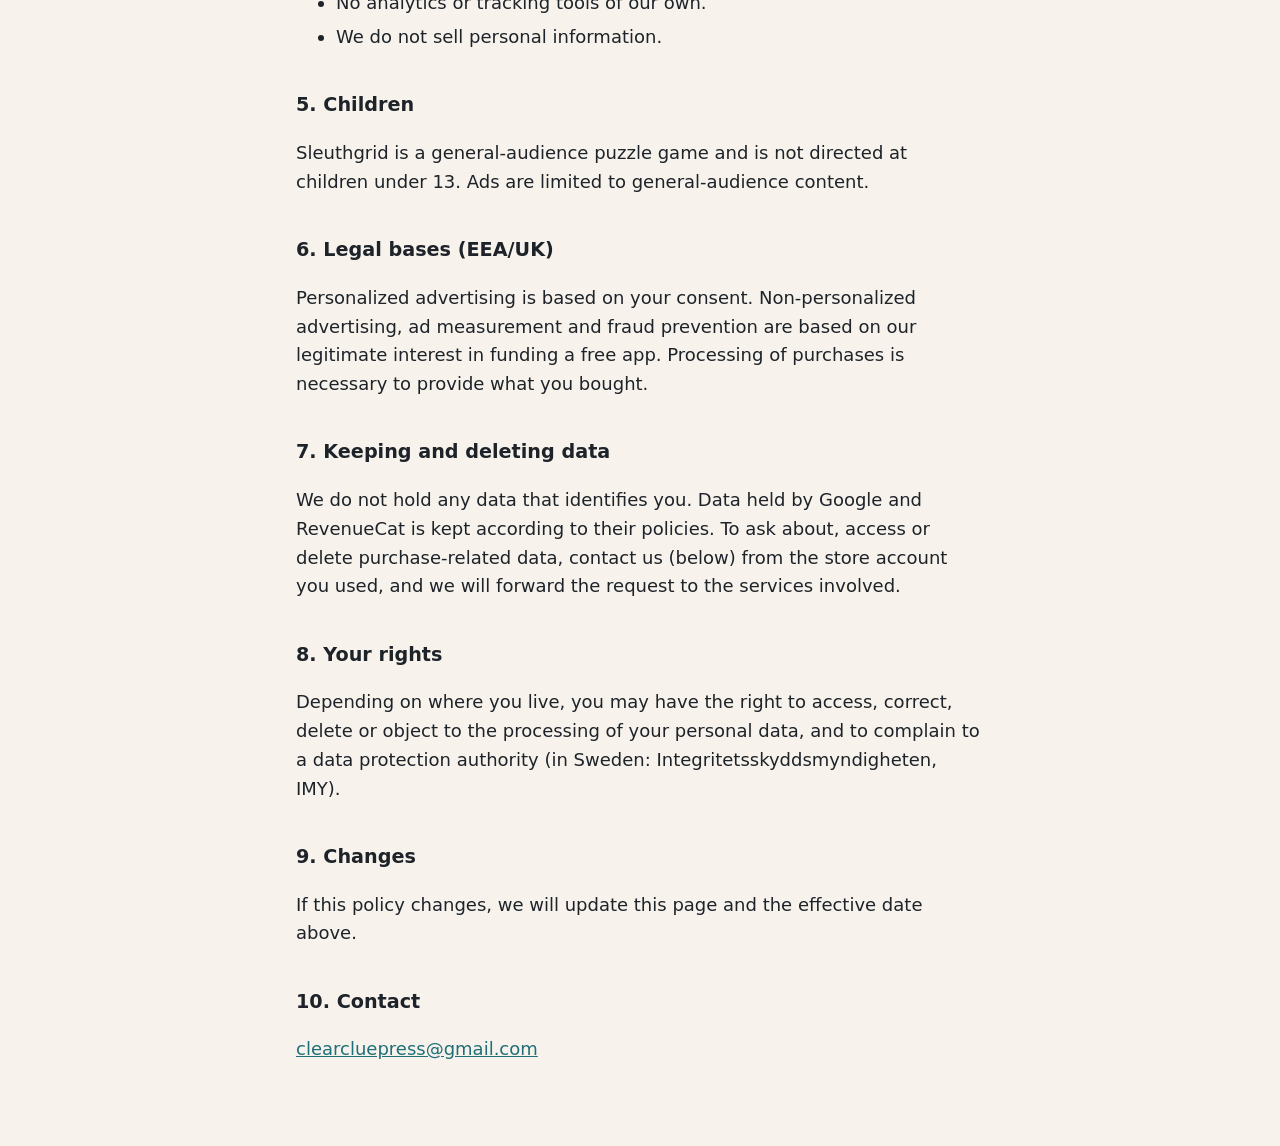
<file: sleuthgrid/privacy.html>
<!doctype html>
<html lang="en">
<head>
<meta charset="utf-8">
<meta name="viewport" content="width=device-width, initial-scale=1">
<title>Sleuthgrid: Privacy Policy</title>
<link rel="stylesheet" href="style.css">
</head>
<body>
<main>
<p><a href="index.html">← Sleuthgrid</a></p>
<h1>Privacy Policy</h1>
<p class="muted">Effective date: 7 October 2026. App: Sleuthgrid: Logic Grid Puzzles (Android and iOS).</p>

<p>Sleuthgrid is made by <strong>Clear Clue Press</strong>, Sweden ("we"). This policy explains what information the app handles. In short:
<strong>no account, no analytics, and your puzzle progress never leaves your device.</strong> The only third parties are
our advertising provider (Google AdMob) and the services that process in-app purchases.</p>

<h2>1. Information stored on your device</h2>
<p>Your puzzle progress, statistics, achievements and settings are saved <em>only on your device</em>. We do not receive them.
You can delete them with <em>Settings → Erase all progress</em>, or by uninstalling the app.</p>

<h2>2. Advertising (Google AdMob)</h2>
<p>The free version shows ads between puzzles, served by Google AdMob. To show ads, measure them and prevent fraud, Google's
software in the app may collect: device and advertising identifiers (such as the Android advertising ID), IP address and the
approximate location derived from it, information about the ads you see and tap, and diagnostic information.</p>
<ul>
<li><strong>Your choice in the EEA, UK and Switzerland:</strong> before any ad is requested, the app shows Google's consent form.
You can change your choice at any time in <em>Settings → Privacy choices for ads</em>.</li>
<li><strong>iPhone and iPad:</strong> we do not ask for permission to track you and we request <em>non-personalized</em> ads only.</li>
<li><strong>Android:</strong> you can reset or delete your advertising ID in your device settings (Google → Ads).</li>
<li>Buying <em>Remove Ads</em> stops all ads, and the advertising software is no longer started.</li>
</ul>
<p>Google's use of this information is described at
<a href="https://policies.google.com/technologies/partner-sites">policies.google.com/technologies/partner-sites</a>
and <a href="https://policies.google.com/privacy">policies.google.com/privacy</a>.</p>

<h2>3. In-app purchases</h2>
<p>Purchases are handled by Google Play or the Apple App Store. We never see your name, email or payment details. To confirm
purchases and restore them on a new install, the app uses RevenueCat, which receives a random app user ID created on your
device, purchase receipts and transaction details, and basic device information (for example operating system and app version).
See <a href="https://www.revenuecat.com/privacy">revenuecat.com/privacy</a>.</p>

<h2>4. What we don't do</h2>
<ul>
<li>No sign-up, no accounts, no contact lists, no camera, no microphone, no precise location.</li>
<li>No analytics or tracking tools of our own.</li>
<li>We do not sell personal information.</li>
</ul>

<h2>5. Children</h2>
<p>Sleuthgrid is a general-audience puzzle game and is not directed at children under 13. Ads are limited to general-audience content.</p>

<h2>6. Legal bases (EEA/UK)</h2>
<p>Personalized advertising is based on your consent. Non-personalized advertising, ad measurement and fraud prevention are based
on our legitimate interest in funding a free app. Processing of purchases is necessary to provide what you bought.</p>

<h2>7. Keeping and deleting data</h2>
<p>We do not hold any data that identifies you. Data held by Google and RevenueCat is kept according to their policies. To ask about,
access or delete purchase-related data, contact us (below) from the store account you used, and we will forward the request to the
services involved.</p>

<h2>8. Your rights</h2>
<p>Depending on where you live, you may have the right to access, correct, delete or object to the processing of your personal data,
and to complain to a data protection authority (in Sweden: Integritetsskyddsmyndigheten, IMY).</p>

<h2>9. Changes</h2>
<p>If this policy changes, we will update this page and the effective date above.</p>

<h2>10. Contact</h2>
<p><a href="mailto:clearcluepress@gmail.com">clearcluepress@gmail.com</a></p>
</main>
</body>
</html>
</file>
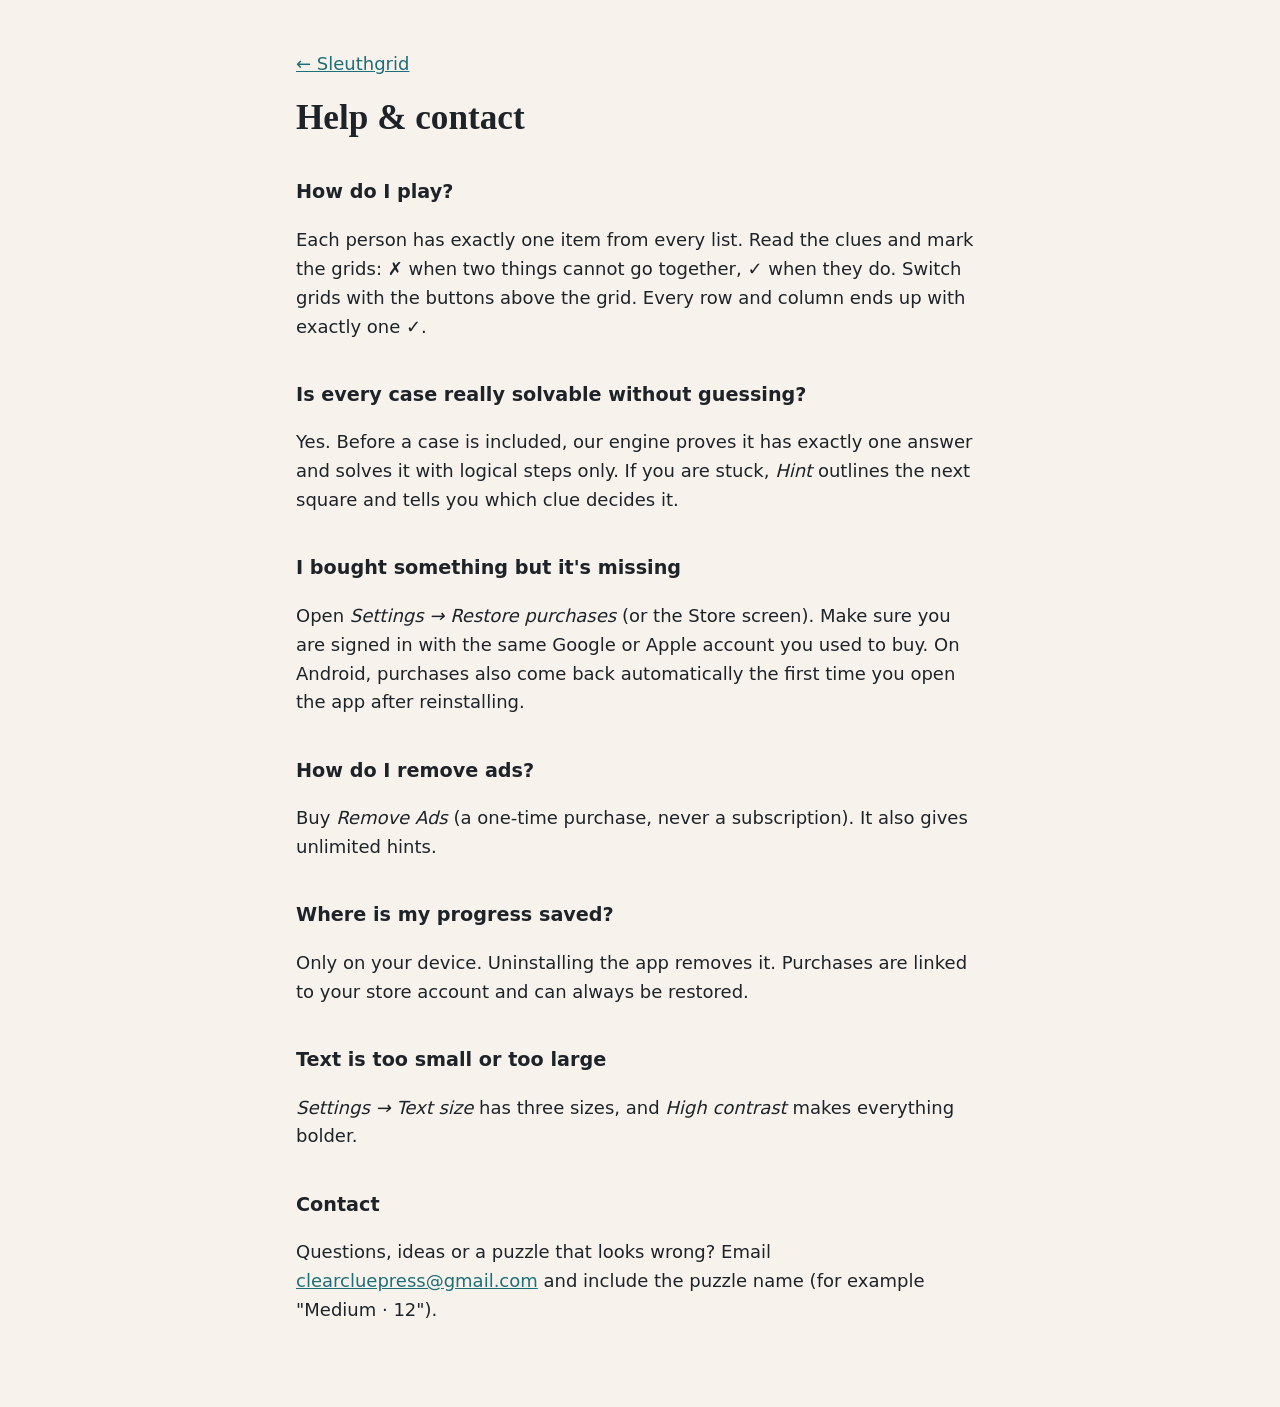
<file: sleuthgrid/support.html>
<!doctype html>
<html lang="en">
<head>
<meta charset="utf-8">
<meta name="viewport" content="width=device-width, initial-scale=1">
<title>Sleuthgrid: Help &amp; Contact</title>
<link rel="stylesheet" href="style.css">
</head>
<body>
<main>
<p><a href="index.html">← Sleuthgrid</a></p>
<h1>Help &amp; contact</h1>

<h2>How do I play?</h2>
<p>Each person has exactly one item from every list. Read the clues and mark the grids: ✗ when two things cannot go together, ✓ when they do. Switch grids with the buttons above the grid. Every row and column ends up with exactly one ✓.</p>

<h2>Is every case really solvable without guessing?</h2>
<p>Yes. Before a case is included, our engine proves it has exactly one answer and solves it with logical steps only. If you
are stuck, <em>Hint</em> outlines the next square and tells you which clue decides it.</p>

<h2>I bought something but it's missing</h2>
<p>Open <em>Settings → Restore purchases</em> (or the Store screen). Make sure you are signed in with the same Google or Apple
account you used to buy. On Android, purchases also come back automatically the first time you open the app after reinstalling.</p>

<h2>How do I remove ads?</h2>
<p>Buy <em>Remove Ads</em> (a one-time purchase, never a subscription). It also gives unlimited hints.</p>

<h2>Where is my progress saved?</h2>
<p>Only on your device. Uninstalling the app removes it. Purchases are linked to your store account and can always be restored.</p>

<h2>Text is too small or too large</h2>
<p><em>Settings → Text size</em> has three sizes, and <em>High contrast</em> makes everything bolder.</p>

<h2>Contact</h2>
<p>Questions, ideas or a puzzle that looks wrong? Email <a href="mailto:clearcluepress@gmail.com">clearcluepress@gmail.com</a> and include the puzzle name (for example "Medium · 12").</p>
</main>
</body>
</html>
</file>
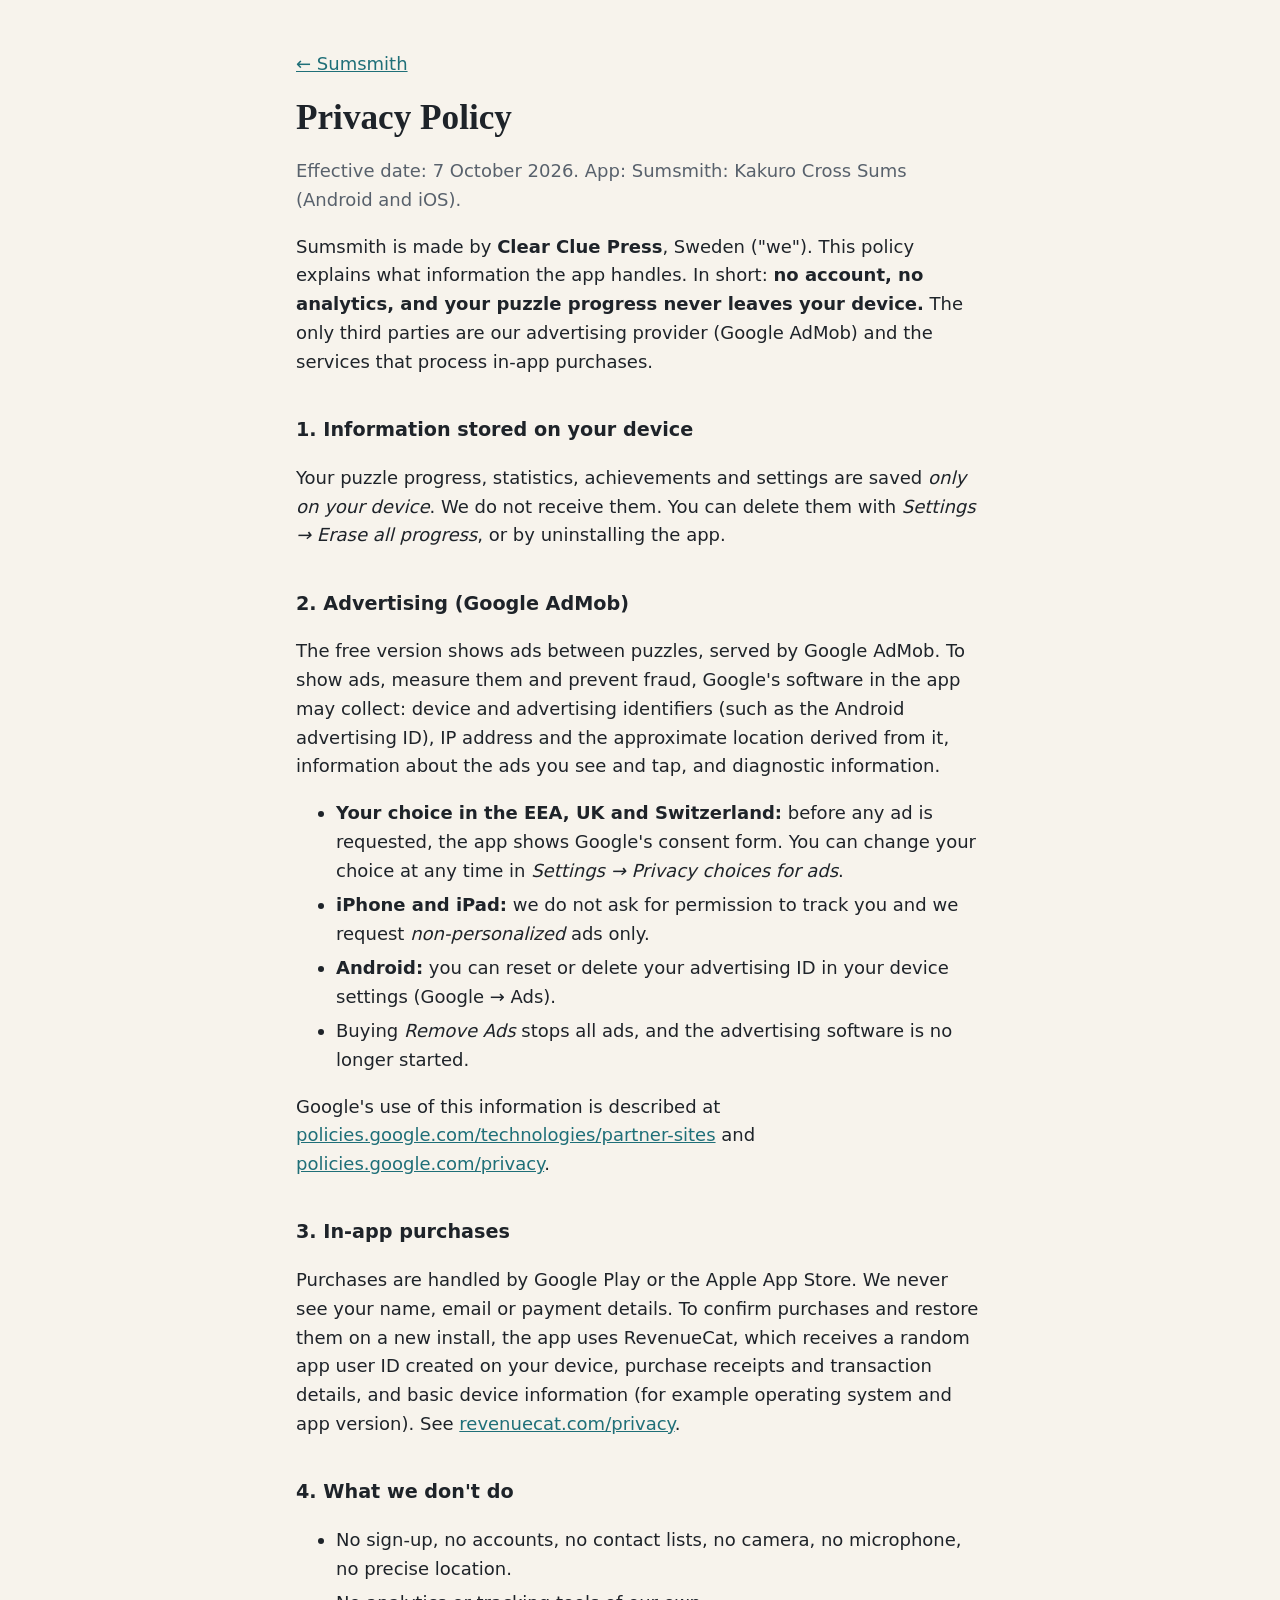
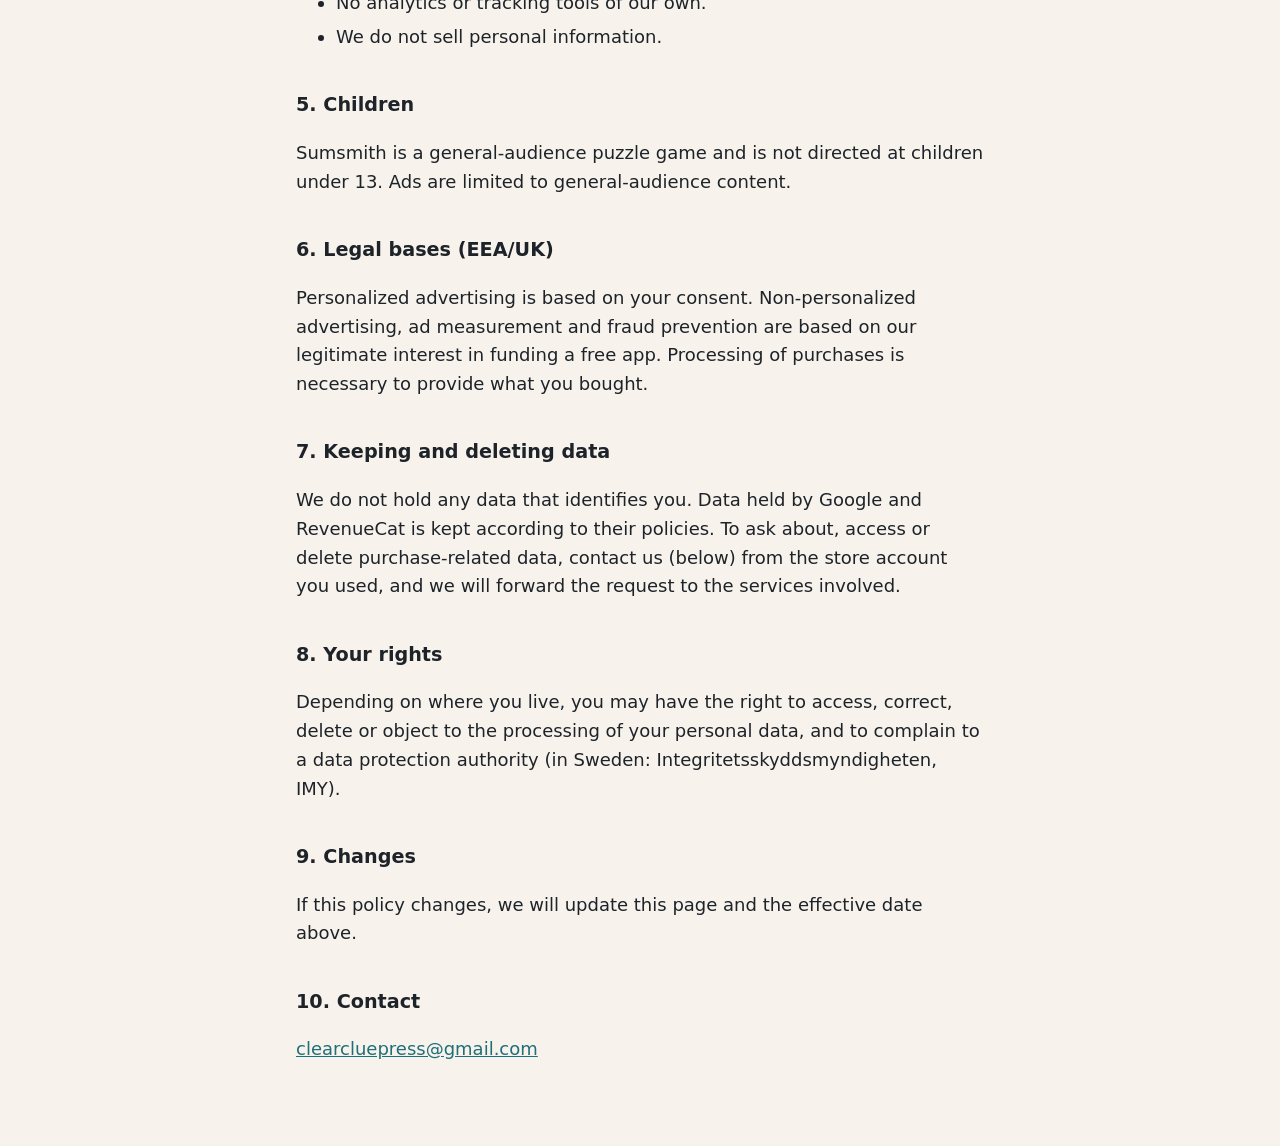
<file: sumsmith/privacy.html>
<!doctype html>
<html lang="en">
<head>
<meta charset="utf-8">
<meta name="viewport" content="width=device-width, initial-scale=1">
<title>Sumsmith: Privacy Policy</title>
<link rel="stylesheet" href="style.css">
</head>
<body>
<main>
<p><a href="index.html">← Sumsmith</a></p>
<h1>Privacy Policy</h1>
<p class="muted">Effective date: 7 October 2026. App: Sumsmith: Kakuro Cross Sums (Android and iOS).</p>

<p>Sumsmith is made by <strong>Clear Clue Press</strong>, Sweden ("we"). This policy explains what information the app handles. In short:
<strong>no account, no analytics, and your puzzle progress never leaves your device.</strong> The only third parties are
our advertising provider (Google AdMob) and the services that process in-app purchases.</p>

<h2>1. Information stored on your device</h2>
<p>Your puzzle progress, statistics, achievements and settings are saved <em>only on your device</em>. We do not receive them.
You can delete them with <em>Settings → Erase all progress</em>, or by uninstalling the app.</p>

<h2>2. Advertising (Google AdMob)</h2>
<p>The free version shows ads between puzzles, served by Google AdMob. To show ads, measure them and prevent fraud, Google's
software in the app may collect: device and advertising identifiers (such as the Android advertising ID), IP address and the
approximate location derived from it, information about the ads you see and tap, and diagnostic information.</p>
<ul>
<li><strong>Your choice in the EEA, UK and Switzerland:</strong> before any ad is requested, the app shows Google's consent form.
You can change your choice at any time in <em>Settings → Privacy choices for ads</em>.</li>
<li><strong>iPhone and iPad:</strong> we do not ask for permission to track you and we request <em>non-personalized</em> ads only.</li>
<li><strong>Android:</strong> you can reset or delete your advertising ID in your device settings (Google → Ads).</li>
<li>Buying <em>Remove Ads</em> stops all ads, and the advertising software is no longer started.</li>
</ul>
<p>Google's use of this information is described at
<a href="https://policies.google.com/technologies/partner-sites">policies.google.com/technologies/partner-sites</a>
and <a href="https://policies.google.com/privacy">policies.google.com/privacy</a>.</p>

<h2>3. In-app purchases</h2>
<p>Purchases are handled by Google Play or the Apple App Store. We never see your name, email or payment details. To confirm
purchases and restore them on a new install, the app uses RevenueCat, which receives a random app user ID created on your
device, purchase receipts and transaction details, and basic device information (for example operating system and app version).
See <a href="https://www.revenuecat.com/privacy">revenuecat.com/privacy</a>.</p>

<h2>4. What we don't do</h2>
<ul>
<li>No sign-up, no accounts, no contact lists, no camera, no microphone, no precise location.</li>
<li>No analytics or tracking tools of our own.</li>
<li>We do not sell personal information.</li>
</ul>

<h2>5. Children</h2>
<p>Sumsmith is a general-audience puzzle game and is not directed at children under 13. Ads are limited to general-audience content.</p>

<h2>6. Legal bases (EEA/UK)</h2>
<p>Personalized advertising is based on your consent. Non-personalized advertising, ad measurement and fraud prevention are based
on our legitimate interest in funding a free app. Processing of purchases is necessary to provide what you bought.</p>

<h2>7. Keeping and deleting data</h2>
<p>We do not hold any data that identifies you. Data held by Google and RevenueCat is kept according to their policies. To ask about,
access or delete purchase-related data, contact us (below) from the store account you used, and we will forward the request to the
services involved.</p>

<h2>8. Your rights</h2>
<p>Depending on where you live, you may have the right to access, correct, delete or object to the processing of your personal data,
and to complain to a data protection authority (in Sweden: Integritetsskyddsmyndigheten, IMY).</p>

<h2>9. Changes</h2>
<p>If this policy changes, we will update this page and the effective date above.</p>

<h2>10. Contact</h2>
<p><a href="mailto:clearcluepress@gmail.com">clearcluepress@gmail.com</a></p>
</main>
</body>
</html>
</file>
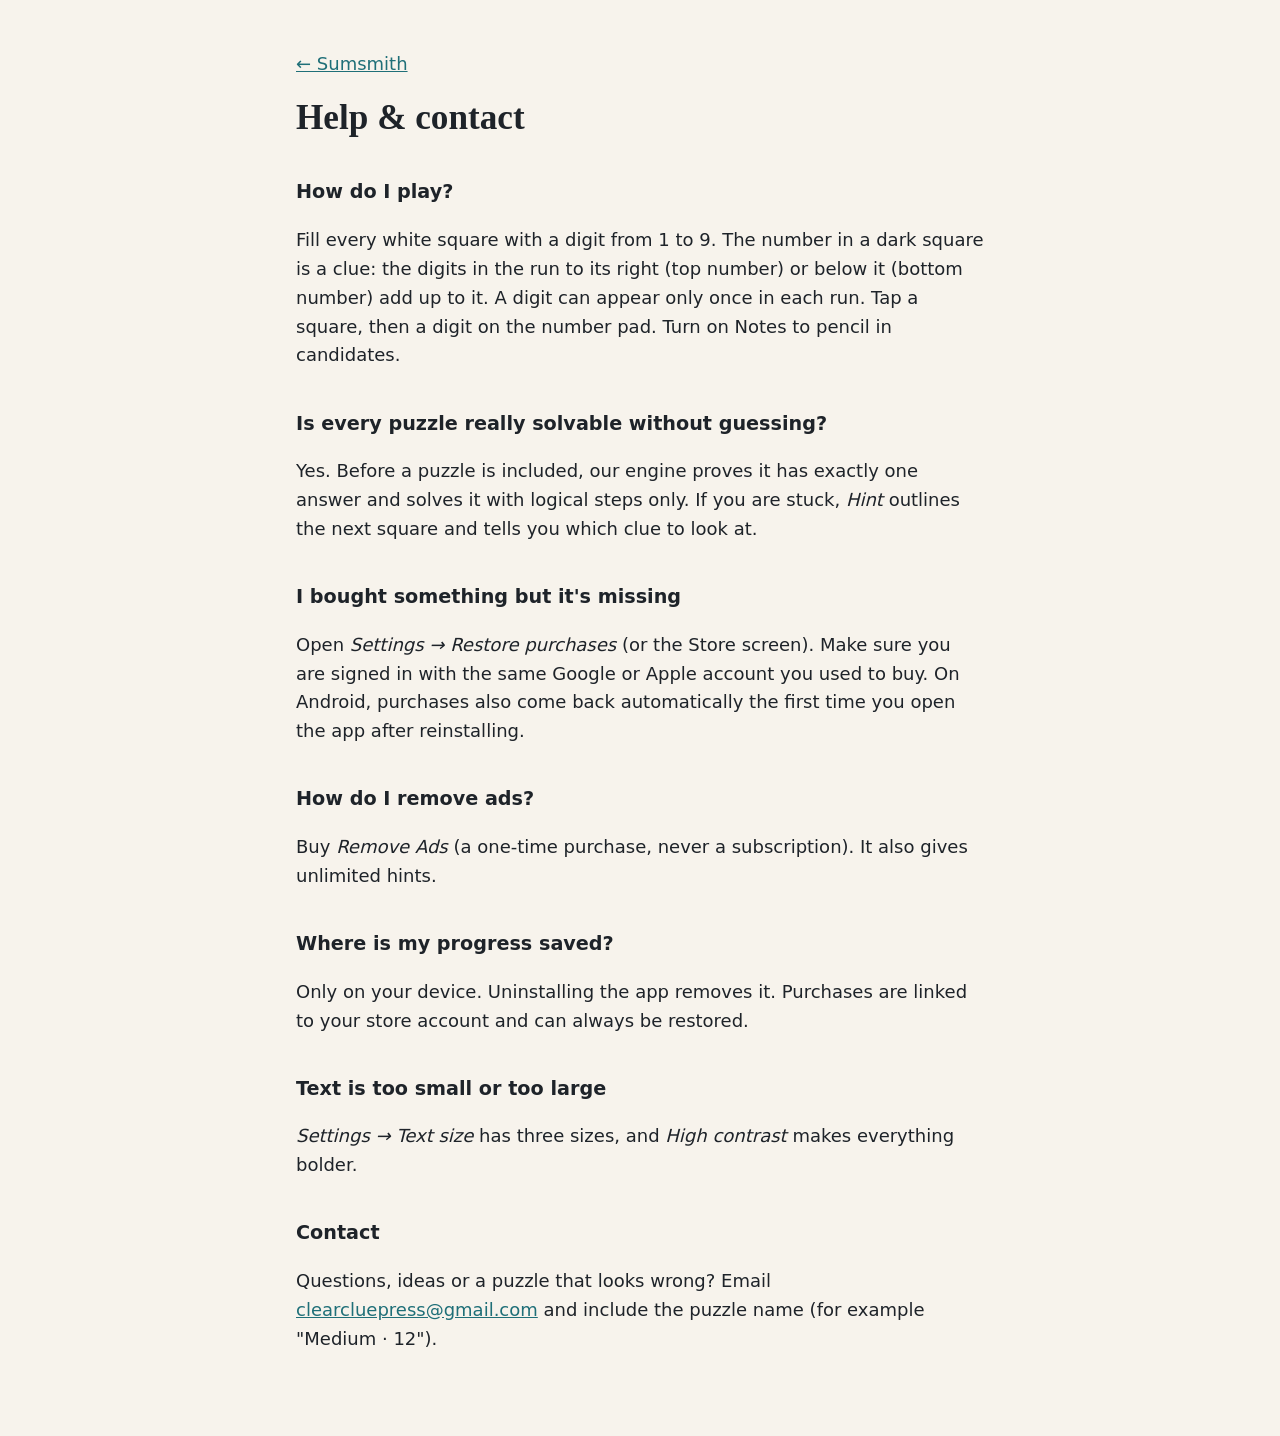
<file: sumsmith/support.html>
<!doctype html>
<html lang="en">
<head>
<meta charset="utf-8">
<meta name="viewport" content="width=device-width, initial-scale=1">
<title>Sumsmith: Help &amp; Contact</title>
<link rel="stylesheet" href="style.css">
</head>
<body>
<main>
<p><a href="index.html">← Sumsmith</a></p>
<h1>Help &amp; contact</h1>

<h2>How do I play?</h2>
<p>Fill every white square with a digit from 1 to 9. The number in a dark square is a clue: the digits in the run to its right (top number) or below it (bottom number) add up to it. A digit can appear only once in each run. Tap a square, then a digit on the number pad. Turn on Notes to pencil in candidates.</p>

<h2>Is every puzzle really solvable without guessing?</h2>
<p>Yes. Before a puzzle is included, our engine proves it has exactly one answer and solves it with logical steps only. If you
are stuck, <em>Hint</em> outlines the next square and tells you which clue to look at.</p>

<h2>I bought something but it's missing</h2>
<p>Open <em>Settings → Restore purchases</em> (or the Store screen). Make sure you are signed in with the same Google or Apple
account you used to buy. On Android, purchases also come back automatically the first time you open the app after reinstalling.</p>

<h2>How do I remove ads?</h2>
<p>Buy <em>Remove Ads</em> (a one-time purchase, never a subscription). It also gives unlimited hints.</p>

<h2>Where is my progress saved?</h2>
<p>Only on your device. Uninstalling the app removes it. Purchases are linked to your store account and can always be restored.</p>

<h2>Text is too small or too large</h2>
<p><em>Settings → Text size</em> has three sizes, and <em>High contrast</em> makes everything bolder.</p>

<h2>Contact</h2>
<p>Questions, ideas or a puzzle that looks wrong? Email <a href="mailto:clearcluepress@gmail.com">clearcluepress@gmail.com</a> and include the puzzle name (for example "Medium · 12").</p>
</main>
</body>
</html>
</file>
<file: fittle/style.css>
:root { --bg: #F7F3EC; --text: #1E2329; --muted: #58616C; --accent: #1F6F78; }
@media (prefers-color-scheme: dark) { :root { --bg: #15171A; --text: #ECE7DF; --muted: #A9AFB7; --accent: #63B8B6; } }
* { box-sizing: border-box; }
body { margin: 0; background: var(--bg); color: var(--text); font: 18px/1.6 "Atkinson Hyperlegible", system-ui, -apple-system, "Segoe UI", sans-serif; }
main { max-width: 720px; margin: 0 auto; padding: 32px 16px 64px; }
h1 { font-family: Georgia, "DM Serif Display", serif; font-size: 2.2rem; line-height: 1.2; margin: 0.3em 0; }
h2 { font-size: 1.2rem; margin-top: 2em; }
a { color: var(--accent); }
.muted { color: var(--muted); }
.lead { font-size: 1.2rem; }
.icon { border-radius: 22px; }
li { margin: 0.3em 0; }
</file>
<file: bridgewright/style.css>
:root { --bg: #F7F3EC; --text: #1E2329; --muted: #58616C; --accent: #1F6F78; }
@media (prefers-color-scheme: dark) { :root { --bg: #15171A; --text: #ECE7DF; --muted: #A9AFB7; --accent: #63B8B6; } }
* { box-sizing: border-box; }
body { margin: 0; background: var(--bg); color: var(--text); font: 18px/1.6 "Atkinson Hyperlegible", system-ui, -apple-system, "Segoe UI", sans-serif; }
main { max-width: 720px; margin: 0 auto; padding: 32px 16px 64px; }
h1 { font-family: Georgia, "DM Serif Display", serif; font-size: 2.2rem; line-height: 1.2; margin: 0.3em 0; }
h2 { font-size: 1.2rem; margin-top: 2em; }
a { color: var(--accent); }
.muted { color: var(--muted); }
.lead { font-size: 1.2rem; }
.icon { border-radius: 22px; }
li { margin: 0.3em 0; }
</file>
<file: sleuthgrid/style.css>
:root { --bg: #F7F3EC; --text: #1E2329; --muted: #58616C; --accent: #1F6F78; }
@media (prefers-color-scheme: dark) { :root { --bg: #15171A; --text: #ECE7DF; --muted: #A9AFB7; --accent: #63B8B6; } }
* { box-sizing: border-box; }
body { margin: 0; background: var(--bg); color: var(--text); font: 18px/1.6 "Atkinson Hyperlegible", system-ui, -apple-system, "Segoe UI", sans-serif; }
main { max-width: 720px; margin: 0 auto; padding: 32px 16px 64px; }
h1 { font-family: Georgia, "DM Serif Display", serif; font-size: 2.2rem; line-height: 1.2; margin: 0.3em 0; }
h2 { font-size: 1.2rem; margin-top: 2em; }
a { color: var(--accent); }
.muted { color: var(--muted); }
.lead { font-size: 1.2rem; }
.icon { border-radius: 22px; }
li { margin: 0.3em 0; }
</file>
<file: sumsmith/style.css>
:root { --bg: #F7F3EC; --text: #1E2329; --muted: #58616C; --accent: #1F6F78; }
@media (prefers-color-scheme: dark) { :root { --bg: #15171A; --text: #ECE7DF; --muted: #A9AFB7; --accent: #63B8B6; } }
* { box-sizing: border-box; }
body { margin: 0; background: var(--bg); color: var(--text); font: 18px/1.6 "Atkinson Hyperlegible", system-ui, -apple-system, "Segoe UI", sans-serif; }
main { max-width: 720px; margin: 0 auto; padding: 32px 16px 64px; }
h1 { font-family: Georgia, "DM Serif Display", serif; font-size: 2.2rem; line-height: 1.2; margin: 0.3em 0; }
h2 { font-size: 1.2rem; margin-top: 2em; }
a { color: var(--accent); }
.muted { color: var(--muted); }
.lead { font-size: 1.2rem; }
.icon { border-radius: 22px; }
li { margin: 0.3em 0; }
</file>
